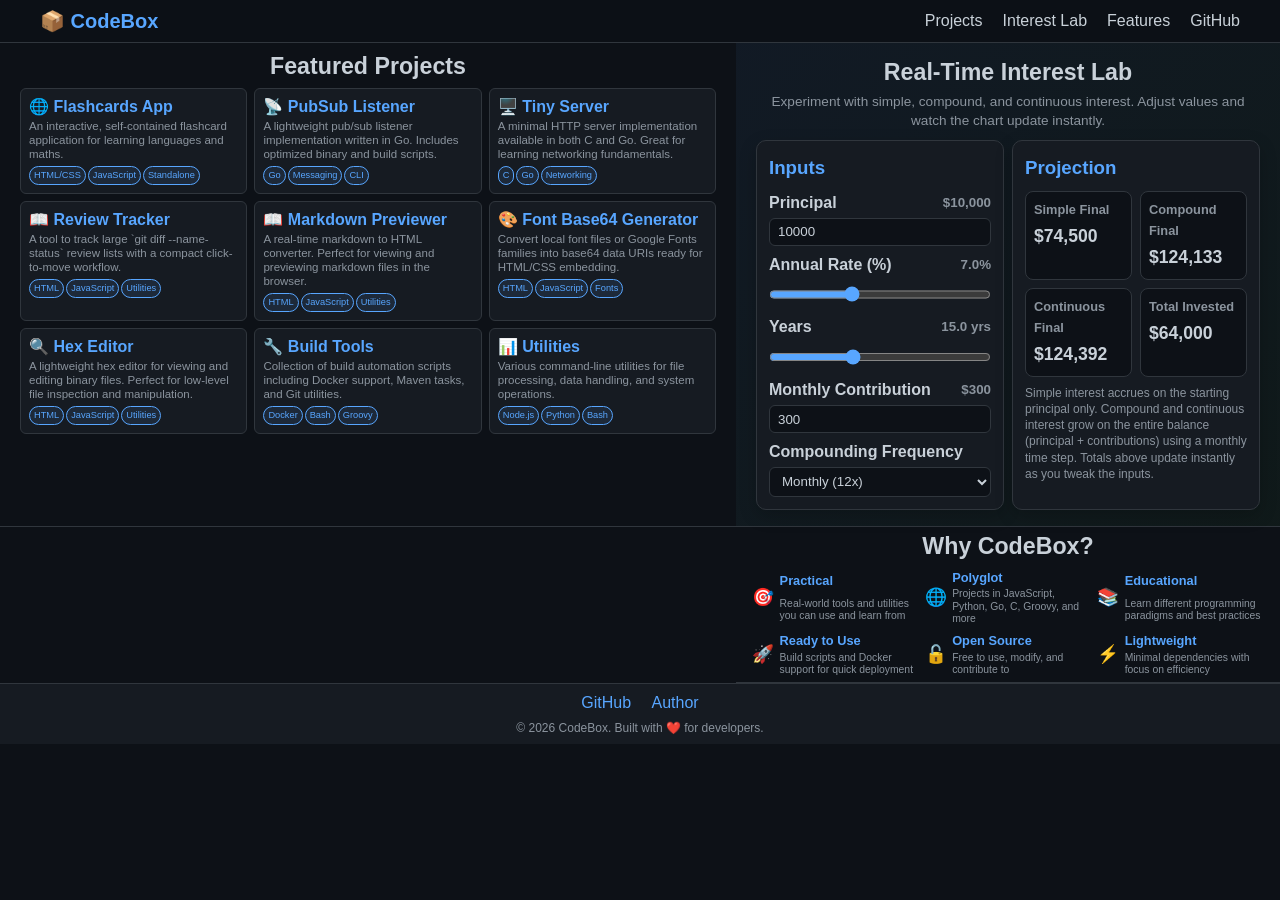
<file: docs/index.html>
<!DOCTYPE html>
<html lang="en">
<head>
    <meta charset="UTF-8">
    <meta name="viewport" content="width=device-width, initial-scale=1.0">
    <title>CodeBox - Diverse Utilities & Tools Repository</title>
    <style>
        * {
            margin: 0;
            padding: 0;
            box-sizing: border-box;
        }

        :root {
            --primary: #0d1117;
            --secondary: #161b22;
            --tertiary: #21262d;
            --accent: #58a6ff;
            --accent-hover: #79c0ff;
            --text: #c9d1d9;
            --text-secondary: #8b949e;
            --success: #3fb950;
            --border: #30363d;
        }

        html {
            scroll-behavior: smooth;
        }

        body {
            font-family: -apple-system, BlinkMacSystemFont, 'Segoe UI', Helvetica, Arial, sans-serif;
            background-color: var(--primary);
            color: var(--text);
            line-height: 1.6;
            display: grid;
            grid-template-columns: minmax(0, 1.15fr) minmax(360px, 0.85fr);
            align-content: start;
        }

        /* Navigation */
        nav {
            grid-column: 1 / -1;
            position: sticky;
            top: 0;
            background: rgba(13, 17, 23, 0.95);
            backdrop-filter: blur(10px);
            border-bottom: 1px solid var(--border);
            padding: 0.3rem 1rem;
            z-index: 1000;
        }

        .nav-container {
            max-width: 1200px;
            margin: 0 auto;
            display: flex;
            justify-content: space-between;
            align-items: center;
        }

        .nav-logo {
            font-size: 1.25rem;
            font-weight: bold;
            color: var(--accent);
            text-decoration: none;
        }

        .nav-links {
            display: flex;
            gap: 1.25rem;
            list-style: none;
        }

        .nav-links a {
            color: var(--text);
            text-decoration: none;
            transition: color 0.3s;
        }

        .nav-links a:hover {
            color: var(--accent-hover);
        }

        /* Main Content */
        .container {
            max-width: 100%;
            margin: 0 auto;
            padding: 0;
        }

        /* Projects Section */
        .projects {
            grid-column: 1;
            min-width: 0;
            padding: 0.65rem 1.25rem;
            border-bottom: 1px solid var(--border);
        }

        .section-title {
            font-size: 1.45rem;
            line-height: 1.2;
            margin-bottom: 0.45rem;
            text-align: center;
        }

        .projects-grid {
            display: grid;
            grid-template-columns: repeat(3, minmax(0, 1fr));
            gap: 0.45rem;
            margin-bottom: 0;
        }

        .project-card {
            background: var(--secondary);
            border: 1px solid var(--border);
            border-radius: 6px;
            padding: 0.5rem;
            transition: all 0.3s;
            position: relative;
            overflow: hidden;
        }

        .project-card::before {
            content: '';
            position: absolute;
            top: 0;
            left: 0;
            right: 0;
            height: 3px;
            background: linear-gradient(90deg, var(--accent), var(--success));
            transform: scaleX(0);
            transform-origin: left;
            transition: transform 0.3s;
        }

        .project-card:hover {
            border-color: var(--accent);
            background: var(--tertiary);
            transform: translateY(-4px);
        }

        .project-card:hover::before {
            transform: scaleX(1);
        }

        .project-card-link {
            text-decoration: none;
            color: inherit;
            display: block;
        }

        .project-card h3 {
            color: var(--accent);
            margin-bottom: 0.25rem;
            font-size: 1rem;
            line-height: 1.2;
        }

        .project-card p {
            color: var(--text-secondary);
            margin-bottom: 0.3rem;
            font-size: 0.72rem;
            line-height: 1.2;
        }

        .project-tags {
            display: flex;
            gap: 0.12rem;
            flex-wrap: nowrap;
        }

        .tag {
            background: rgba(88, 166, 255, 0.1);
            color: var(--accent);
            padding: 0.05rem 0.25rem;
            border-radius: 20px;
            font-size: 0.58rem;
            border: 1px solid var(--accent);
        }

        /* Features Section */
        .features {
            grid-column: 2;
            padding: 0.35rem 1rem;
            border-bottom: 1px solid var(--border);
        }

        .features-grid {
            display: grid;
            grid-template-columns: repeat(3, minmax(0, 1fr));
            gap: 0.35rem;
        }

        .feature-item {
            display: grid;
            grid-template-columns: auto 1fr;
            align-items: center;
            column-gap: 0.35rem;
            text-align: left;
        }

        .feature-icon {
            grid-row: 1 / 3;
            font-size: 1.1rem;
            margin-bottom: 0;
        }

        .feature-item h3 {
            margin-bottom: 0;
            font-size: 0.8rem;
            color: var(--accent);
        }

        .feature-item p {
            grid-column: 2;
            color: var(--text-secondary);
            font-size: 0.65rem;
            line-height: 1.2;
        }

        /* Footer */
        footer {
            grid-column: 1 / -1;
            background: var(--secondary);
            border-top: 1px solid var(--border);
            padding: 0.35rem 1rem;
            text-align: center;
        }

        .footer-content {
            max-width: 1200px;
            margin: 0 auto;
        }

        .footer-links {
            margin-bottom: 0.25rem;
        }

        .footer-links a {
            color: var(--accent);
            text-decoration: none;
            margin: 0 0.5rem;
            transition: color 0.3s;
        }

        .footer-links a:hover {
            color: var(--accent-hover);
        }

        .footer-text {
            color: var(--text-secondary);
            font-size: 0.75rem;
        }

        /* Interest Lab */
        .interest {
            grid-column: 2;
            min-width: 0;
            padding: 1rem 1.25rem;
            border-bottom: 1px solid var(--border);
            background: linear-gradient(135deg, rgba(88, 166, 255, 0.06) 0%, rgba(63, 185, 80, 0.05) 100%);
        }

        .interest .section-title {
            margin-bottom: 0.35rem;
        }

        .section-lead {
            color: var(--text-secondary);
            text-align: center;
            margin-bottom: 0.65rem;
            font-size: 0.85rem;
            line-height: 1.4;
        }

        .interest-grid {
            display: grid;
            grid-template-columns: repeat(2, minmax(0, 1fr));
            gap: 0.5rem;
        }

        .panel {
            background: var(--secondary);
            border: 1px solid var(--border);
            border-radius: 10px;
            padding: 0.75rem;
            box-shadow: 0 6px 18px rgba(0, 0, 0, 0.2);
        }

        .panel h3 {
            color: var(--accent);
            margin-bottom: 0.4rem;
        }

        .controls-grid {
            display: grid;
            grid-template-columns: 1fr;
            gap: 0.35rem;
        }

        .field {
            display: flex;
            flex-direction: column;
            gap: 0.15rem;
        }

        .field label {
            color: var(--text);
            font-weight: 600;
            display: flex;
            justify-content: space-between;
            align-items: center;
        }

        .field small {
            color: var(--text-secondary);
        }

        .field input,
        .field select {
            background: var(--primary);
            border: 1px solid var(--border);
            color: var(--text);
            padding: 0.35rem 0.5rem;
            border-radius: 6px;
            outline: none;
        }

        .field input[type="range"] {
            accent-color: var(--accent);
            cursor: pointer;
        }

        .chips {
            display: flex;
            gap: 0.35rem;
            flex-wrap: wrap;
            margin: 0.5rem 0 0.25rem;
        }

        .chip {
            background: rgba(88, 166, 255, 0.12);
            color: var(--accent);
            padding: 0.25rem 0.55rem;
            border-radius: 999px;
            border: 1px solid var(--border);
            font-size: 0.85rem;
            font-weight: 600;
        }

        .results-grid {
            display: grid;
            grid-template-columns: repeat(2, minmax(0, 1fr));
            gap: 0.5rem;
            margin: 0.5rem 0;
        }

        .metric {
            background: var(--primary);
            border: 1px solid var(--border);
            border-radius: 8px;
            padding: 0.5rem;
        }

        .metric h4 {
            color: var(--text-secondary);
            font-size: 0.8rem;
            margin-bottom: 0.1rem;
        }

        .metric .value {
            font-size: 1.1rem;
            font-weight: 700;
        }

        .note {
            color: var(--text-secondary);
            font-size: 0.75rem;
            line-height: 1.35;
            margin-top: 0.25rem;
        }

        /* Responsive */
        @media (max-width: 1100px) {
            body {
                grid-template-columns: minmax(0, 1fr);
            }

            .projects,
            .interest,
            .features {
                grid-column: 1;
            }

            .projects-grid {
                grid-template-columns: repeat(auto-fit, minmax(240px, 1fr));
            }

            .features-grid {
                grid-template-columns: repeat(auto-fit, minmax(150px, 1fr));
            }

            .controls-grid {
                grid-template-columns: repeat(3, minmax(0, 1fr));
            }
        }

        @media (max-width: 768px) {
            .nav-links {
                gap: 0.65rem;
                font-size: 0.9rem;
            }

            .projects-grid {
                grid-template-columns: 1fr;
            }

            .interest-grid {
                grid-template-columns: 1fr;
            }

            .controls-grid {
                grid-template-columns: 1fr;
            }

            .results-grid {
                grid-template-columns: repeat(2, minmax(0, 1fr));
            }

            .features-grid {
                grid-template-columns: repeat(2, minmax(0, 1fr));
            }

            .projects,
            .interest,
            .features {
                padding-left: 1rem;
                padding-right: 1rem;
            }
        }

        /* Scroll animations */
        @keyframes fadeInUp {
            from {
                opacity: 0;
                transform: translateY(20px);
            }
            to {
                opacity: 1;
                transform: translateY(0);
            }
        }

        .project-card {
            animation: fadeInUp 0.6s ease-out backwards;
        }

        .project-card:nth-child(1) { animation-delay: 0.1s; }
        .project-card:nth-child(2) { animation-delay: 0.2s; }
        .project-card:nth-child(3) { animation-delay: 0.3s; }
        .project-card:nth-child(4) { animation-delay: 0.4s; }
        .project-card:nth-child(5) { animation-delay: 0.5s; }
    </style>
</head>
<body>
    <!-- Navigation -->
    <nav>
        <div class="nav-container">
            <a href="#" class="nav-logo">📦 CodeBox</a>
            <ul class="nav-links">
                <li><a href="#projects">Projects</a></li>
                <li><a href="#interest">Interest Lab</a></li>
                <li><a href="#features">Features</a></li>
                <li><a href="https://github.com/anusrnm/codebox" target="_blank">GitHub</a></li>
            </ul>
        </div>
    </nav>

    <!-- Projects Section -->
    <section class="projects" id="projects">
        <div class="container">
            <h2 class="section-title">Featured Projects</h2>
            <div class="projects-grid">
                <a class="project-card project-card-link" href="flashcards.html">
                    <h3>🌐 Flashcards App</h3>
                    <p>An interactive, self-contained flashcard application for learning languages and maths.</p>
                    <div class="project-tags">
                        <span class="tag">HTML/CSS</span>
                        <span class="tag">JavaScript</span>
                        <span class="tag">Standalone</span>
                    </div>
                </a>

                <div class="project-card">
                    <h3>📡 PubSub Listener</h3>
                    <p>A lightweight pub/sub listener implementation written in Go. Includes optimized binary and build scripts.</p>
                    <div class="project-tags">
                        <span class="tag">Go</span>
                        <span class="tag">Messaging</span>
                        <span class="tag">CLI</span>
                    </div>
                </div>

                <div class="project-card">
                    <h3>🖥️ Tiny Server</h3>
                    <p>A minimal HTTP server implementation available in both C and Go. Great for learning networking fundamentals.</p>
                    <div class="project-tags">
                        <span class="tag">C</span>
                        <span class="tag">Go</span>
                        <span class="tag">Networking</span>
                    </div>
                </div>

                <a href="review-tracker.html" class="project-card project-card-link">
                    <h3>📖 Review Tracker</h3>
                    <p>A tool to track large `git diff --name-status` review lists with a compact click-to-move workflow.</p>
                    <div class="project-tags">
                        <span class="tag">HTML</span>
                        <span class="tag">JavaScript</span>
                        <span class="tag">Utilities</span>
                    </div>
                </a>

                <a href="markdown-previewer.html" class="project-card project-card-link">
                    <h3>📖 Markdown Previewer</h3>
                    <p>A real-time markdown to HTML converter. Perfect for viewing and previewing markdown files in the browser.</p>
                    <div class="project-tags">
                        <span class="tag">HTML</span>
                        <span class="tag">JavaScript</span>
                        <span class="tag">Utilities</span>
                    </div>
                </a>

                <a href="font-base64.html" class="project-card project-card-link">
                    <h3>🎨 Font Base64 Generator</h3>
                    <p>Convert local font files or Google Fonts families into base64 data URIs ready for HTML/CSS embedding.</p>
                    <div class="project-tags">
                        <span class="tag">HTML</span>
                        <span class="tag">JavaScript</span>
                        <span class="tag">Fonts</span>
                    </div>
                </a>

                <a href="hex-editor.html" class="project-card project-card-link">
                    <h3>🔍 Hex Editor</h3>
                    <p>A lightweight hex editor for viewing and editing binary files. Perfect for low-level file inspection and manipulation.</p>
                    <div class="project-tags">
                        <span class="tag">HTML</span>
                        <span class="tag">JavaScript</span>
                        <span class="tag">Utilities</span>
                    </div>
                </a>

                <div class="project-card">
                    <h3>🔧 Build Tools</h3>
                    <p>Collection of build automation scripts including Docker support, Maven tasks, and Git utilities.</p>
                    <div class="project-tags">
                        <span class="tag">Docker</span>
                        <span class="tag">Bash</span>
                        <span class="tag">Groovy</span>
                    </div>
                </div>

                <div class="project-card">
                    <h3>📊 Utilities</h3>
                    <p>Various command-line utilities for file processing, data handling, and system operations.</p>
                    <div class="project-tags">
                        <span class="tag">Node.js</span>
                        <span class="tag">Python</span>
                        <span class="tag">Bash</span>
                    </div>
                </div>
            </div>
        </div>
    </section>

    <!-- Interest Calculator Section -->
    <section class="interest" id="interest">
        <div class="container">
            <h2 class="section-title">Real-Time Interest Lab</h2>
            <p class="section-lead">Experiment with simple, compound, and continuous interest. Adjust values and watch the chart update instantly.</p>

            <div class="interest-grid">
                <div class="panel">
                    <h3>Inputs</h3>
                    <form id="interestForm" class="controls-grid">
                        <div class="field">
                            <label for="principal">Principal <small id="principalLabel"></small></label>
                            <input type="number" id="principal" name="principal" min="0" step="100" value="10000">
                        </div>

                        <div class="field">
                            <label for="rate">Annual Rate (%) <small id="rateLabel"></small></label>
                            <input type="range" id="rate" name="rate" min="0" max="20" step="0.1" value="7">
                        </div>

                        <div class="field">
                            <label for="years">Years <small id="yearsLabel"></small></label>
                            <input type="range" id="years" name="years" min="1" max="40" step="0.5" value="15">
                        </div>

                        <div class="field">
                            <label for="contribution">Monthly Contribution <small id="contributionLabel"></small></label>
                            <input type="number" id="contribution" name="contribution" min="0" step="50" value="300">
                        </div>

                        <div class="field">
                            <label for="frequency">Compounding Frequency</label>
                            <select id="frequency" name="frequency">
                                <option value="1">Annual (1x)</option>
                                <option value="4">Quarterly (4x)</option>
                                <option value="12" selected>Monthly (12x)</option>
                                <option value="365">Daily (365x)</option>
                            </select>
                        </div>
                    </form>
                </div>

                <div class="panel">
                    <h3>Projection</h3>
                    <div class="results-grid">
                        <div class="metric">
                            <h4>Simple Final</h4>
                            <div class="value" id="simpleTotal">$0</div>
                        </div>
                        <div class="metric">
                            <h4>Compound Final</h4>
                            <div class="value" id="compoundTotal">$0</div>
                        </div>
                        <div class="metric">
                            <h4>Continuous Final</h4>
                            <div class="value" id="continuousTotal">$0</div>
                        </div>
                        <div class="metric">
                            <h4>Total Invested</h4>
                            <div class="value" id="contributionTotal">$0</div>
                        </div>
                    </div>

                    <p class="note">Simple interest accrues on the starting principal only. Compound and continuous interest grow on the entire balance (principal + contributions) using a monthly time step. Totals above update instantly as you tweak the inputs.</p>
                </div>
            </div>
        </div>
    </section>

    <!-- Features Section -->
    <section class="features" id="features">
        <div class="container">
            <h2 class="section-title">Why CodeBox?</h2>
            <div class="features-grid">
                <div class="feature-item">
                    <div class="feature-icon">🎯</div>
                    <h3>Practical</h3>
                    <p>Real-world tools and utilities you can use and learn from</p>
                </div>
                <div class="feature-item">
                    <div class="feature-icon">🌐</div>
                    <h3>Polyglot</h3>
                    <p>Projects in JavaScript, Python, Go, C, Groovy, and more</p>
                </div>
                <div class="feature-item">
                    <div class="feature-icon">📚</div>
                    <h3>Educational</h3>
                    <p>Learn different programming paradigms and best practices</p>
                </div>
                <div class="feature-item">
                    <div class="feature-icon">🚀</div>
                    <h3>Ready to Use</h3>
                    <p>Build scripts and Docker support for quick deployment</p>
                </div>
                <div class="feature-item">
                    <div class="feature-icon">🔓</div>
                    <h3>Open Source</h3>
                    <p>Free to use, modify, and contribute to</p>
                </div>
                <div class="feature-item">
                    <div class="feature-icon">⚡</div>
                    <h3>Lightweight</h3>
                    <p>Minimal dependencies with focus on efficiency</p>
                </div>
            </div>
        </div>
    </section>

    <!-- Footer -->
    <footer>
        <div class="footer-content">
            <div class="footer-links">
                <a href="https://github.com/anusrnm/codebox" target="_blank">GitHub</a>
                <a href="https://github.com/anusrnm" target="_blank">Author</a>
            </div>
            <p class="footer-text">© 2026 CodeBox. Built with ❤️ for developers.</p>
        </div>
    </footer>

    <script>
        (() => {
            const principalInput = document.getElementById('principal');
            const rateInput = document.getElementById('rate');
            const yearsInput = document.getElementById('years');
            const contributionInput = document.getElementById('contribution');
            const frequencyInput = document.getElementById('frequency');

            const principalLabel = document.getElementById('principalLabel');
            const rateLabel = document.getElementById('rateLabel');
            const yearsLabel = document.getElementById('yearsLabel');
            const contributionLabel = document.getElementById('contributionLabel');

            const simpleTotal = document.getElementById('simpleTotal');
            const compoundTotal = document.getElementById('compoundTotal');
            const continuousTotal = document.getElementById('continuousTotal');
            const contributionTotal = document.getElementById('contributionTotal');

            const formatCurrency = (value) => value.toLocaleString('en-US', {
                style: 'currency',
                currency: 'USD',
                maximumFractionDigits: 0,
            });

            const clamp = (value, min) => (Number.isFinite(value) && value >= min ? value : min);

            const computeProjection = (principal, rate, years, monthlyContribution, freq) => {
                const months = Math.max(1, Math.round(years * 12));
                const rateDecimal = rate / 100;
                const compoundMonthlyRate = Math.pow(1 + rateDecimal / freq, freq / 12) - 1;
                const continuousMonthlyRate = Math.exp(rateDecimal / 12) - 1;

                let simpleInterest = 0;
                let compoundBalance = principal;
                let continuousBalance = principal;

                for (let month = 1; month <= months; month += 1) {
                    simpleInterest += principal * (rateDecimal / 12);

                    compoundBalance = (compoundBalance + monthlyContribution) * (1 + compoundMonthlyRate);
                    continuousBalance = (continuousBalance + monthlyContribution) * (1 + continuousMonthlyRate);
                }

                const simpleBalance = principal + simpleInterest + monthlyContribution * months;

                return { simpleBalance, compoundBalance, continuousBalance, months };
            };

            const update = () => {
                const principal = clamp(Number(principalInput.value), 0);
                const rate = clamp(Number(rateInput.value), 0);
                const years = clamp(Number(yearsInput.value), 1);
                const contribution = clamp(Number(contributionInput.value), 0);
                const frequency = clamp(Number(frequencyInput.value), 1);

                principalInput.value = principal;
                rateInput.value = rate;
                yearsInput.value = years;
                contributionInput.value = contribution;

                principalLabel.textContent = formatCurrency(principal);
                rateLabel.textContent = `${rate.toFixed(1)}%`;
                yearsLabel.textContent = `${years.toFixed(1)} yrs`;
                contributionLabel.textContent = formatCurrency(contribution);

                const { simpleBalance, compoundBalance, continuousBalance, months } = computeProjection(
                    principal,
                    rate,
                    years,
                    contribution,
                    frequency,
                );

                const totalContributions = principal + contribution * months;

                simpleTotal.textContent = formatCurrency(simpleBalance);
                compoundTotal.textContent = formatCurrency(compoundBalance);
                continuousTotal.textContent = formatCurrency(continuousBalance);
                contributionTotal.textContent = formatCurrency(totalContributions);
            };

            [principalInput, rateInput, yearsInput, contributionInput, frequencyInput].forEach((input) => {
                input.addEventListener('input', update);
                input.addEventListener('change', update);
            });

            update();
        })();
    </script>
</body>
</html>
</file>
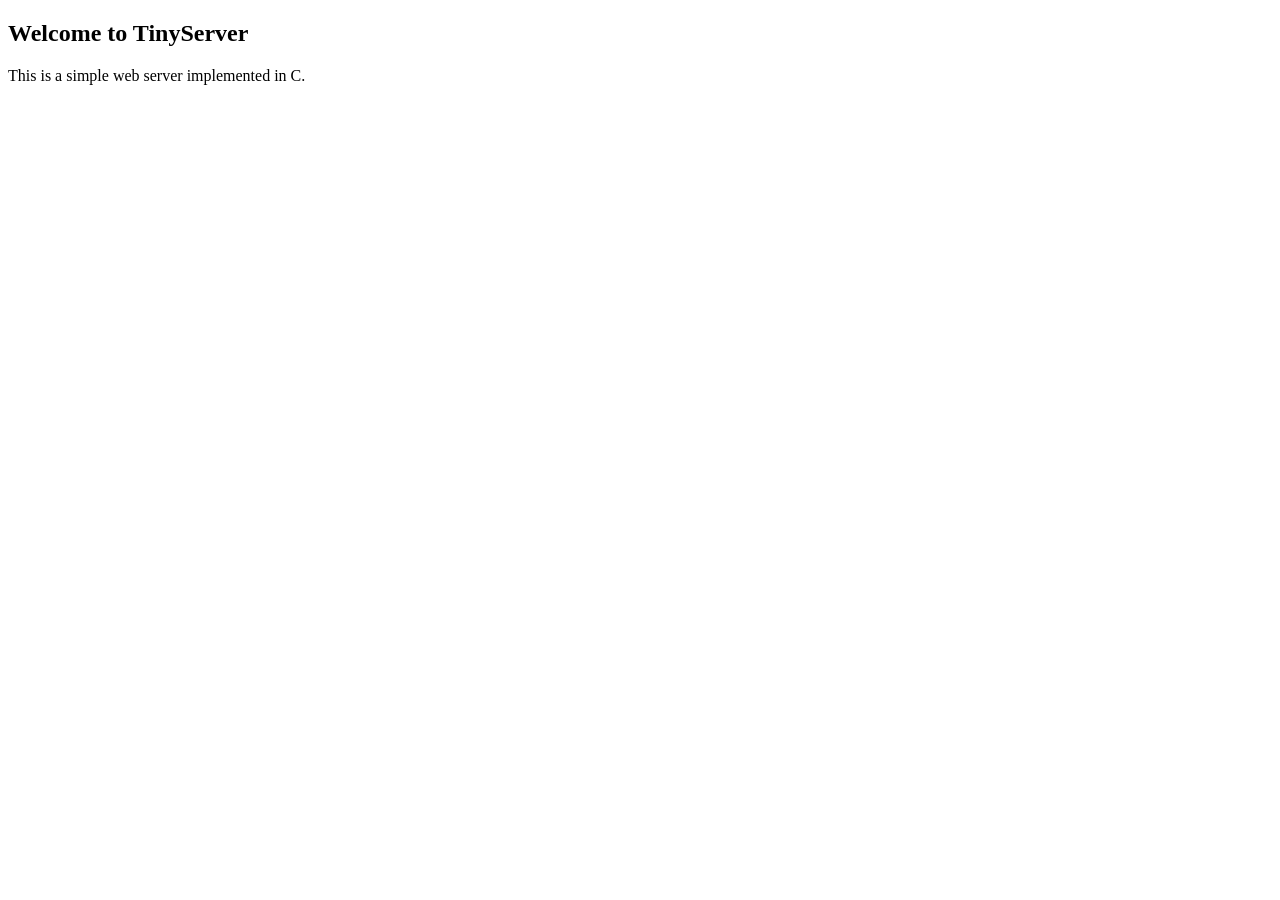
<file: tinyserver/index.html>
<!DOCTYPE html>
<html lang="en">
<head>
    <meta charset="UTF-8">
    <title>TinyServer</title>
</head>
<body>
    <h2>Welcome to TinyServer</h2>
    <p>This is a simple web server implemented in C.</p>
</body>
</html>
</file>
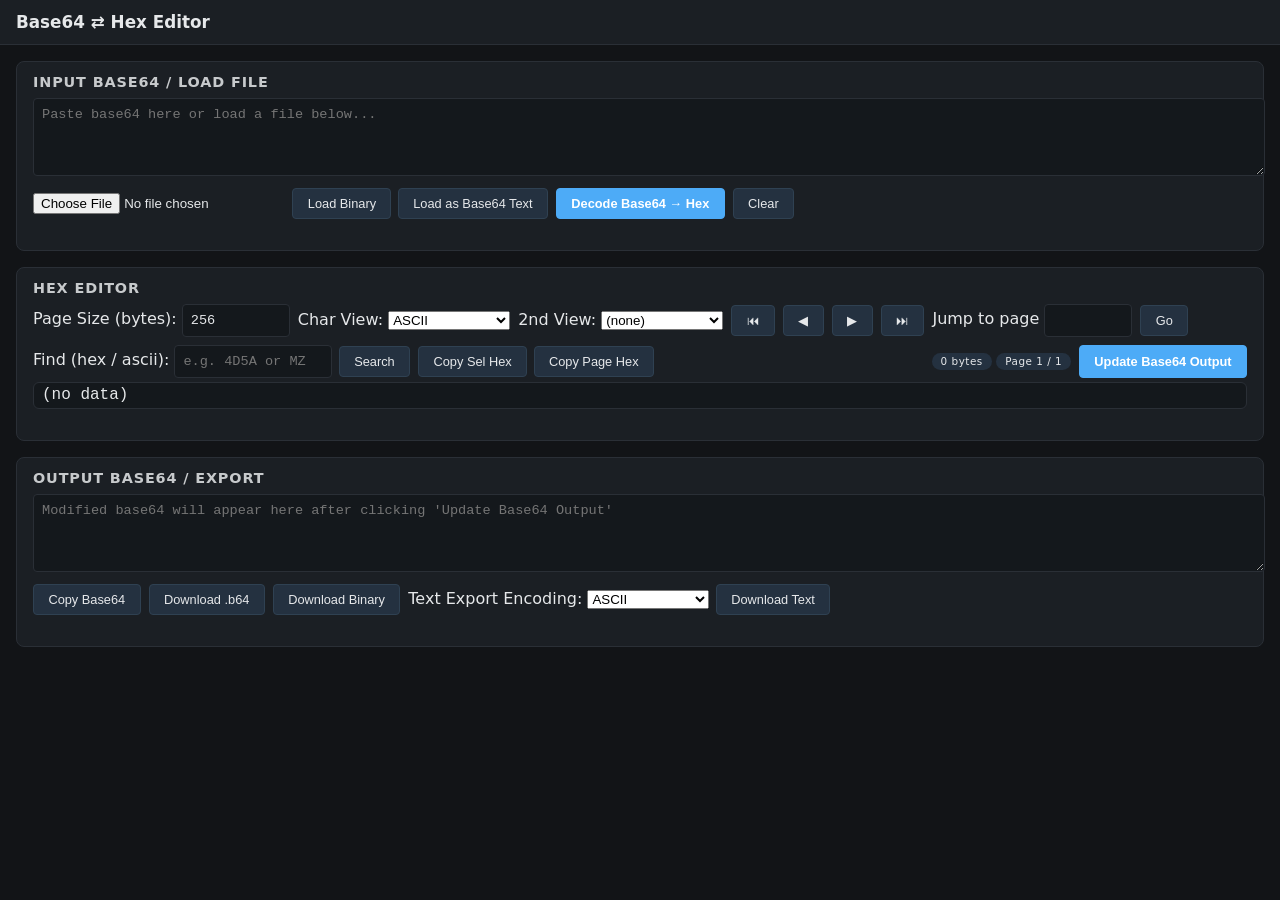
<file: hex-editor.html>
<!DOCTYPE html>
<html lang="en">
<head>
<meta charset="UTF-8" />
<title>Base64 / Hex Editor</title>
<meta name="viewport" content="width=device-width,initial-scale=1" />
<style>
  :root { --bg:#121417; --fg:#e6e8ea; --accent:#4dabf7; --border:#2a2f36; --warn:#ffa94d; --err:#ff6b6b; --ok:#51cf66; --mono: "SFMono-Regular",Consolas,"Courier New",monospace; }
  body { margin:0; font-family: system-ui,Segoe UI,Roboto,Helvetica,Arial,sans-serif; background:var(--bg); color:var(--fg); }
  header { padding:0.75rem 1rem; background:#1b1f24; border-bottom:1px solid var(--border); display:flex; gap:1rem; align-items:center; flex-wrap:wrap; }
  h1 { font-size:1.05rem; margin:0; font-weight:600; }
  main { display:flex; flex-direction:column; gap:1rem; padding:1rem; }
  section { background:#1b1f24; border:1px solid var(--border); border-radius:8px; padding:0.75rem 1rem; }
  section h2 { margin:0 0 .5rem; font-size:.9rem; text-transform:uppercase; letter-spacing:.06em; font-weight:600; opacity:.85; }
  textarea, input[type=text], input[type=number] { width:100%; background:#14181c; border:1px solid var(--border); border-radius:4px; padding:0.5rem; color:var(--fg); font-family:var(--mono); font-size:.85rem; resize:vertical; }
  textarea:focus, input:focus { outline:2px solid var(--accent); }
  button { background:#243140; color:var(--fg); border:1px solid #2f4152; padding:0.45rem 0.9rem; font-size:.8rem; border-radius:4px; cursor:pointer; display:inline-flex; align-items:center; gap:.35rem; }
  button:hover { background:#2d3d4f; }
  button:active { background:#324454; }
  button.primary { background:var(--accent); border-color:var(--accent); color:#fff; font-weight:600; }
  button.primary:hover { filter:brightness(1.05); }
  button.danger { background:#c92a2a; border-color:#c92a2a; }
  .row { display:flex; font-family:var(--mono); font-size:12px; align-items:center; }
  .grid { font-family:var(--mono); background:#14181c; border:1px solid var(--border); border-radius:6px; padding:0.25rem 0.5rem; overflow:auto; max-height:55vh; line-height:1.1; }
  .offset { width:70px; color:#8ab4f8; flex:0 0 auto; }
  .hex-cell { width:30px; margin:1px 2px; text-align:center; background:#1e242a; border:1px solid #2a323a; color:var(--fg); border-radius:3px; font-size:11px; padding:2px; }
  .hex-cell:focus { outline:1px solid var(--accent); background:#25303a; }
  .ascii { margin-left:12px; white-space:pre; color:#b0bec5; }
  .ascii span { display:inline-block; width:10px; text-align:center; cursor:pointer; }
  .ascii span.editing { background:#2c3e50; color:#fff; }
  .toolbar { display:flex; flex-wrap:wrap; gap:0.5rem; margin:.5rem 0 .25rem; }
  .inline { display:inline-flex; gap:.4rem; align-items:center; }
  .status { font-size:.75rem; margin-top:.4rem; min-height:1em; }
  .status.ok { color:var(--ok); }
  .status.err { color:var(--err); }
  .pill { background:#243140; padding:0.15rem .55rem; border-radius:999px; font-size:.65rem; letter-spacing:.05em; }
  .pagination { display:flex; gap:.5rem; align-items:center; flex-wrap:wrap; }
  .grow { flex:1; }
  .hidden { display:none !important; }
  @media (max-width:900px){ .hex-cell { width:26px; margin:1px; } .offset{width:60px;} }
</style>
</head>
<body>
<header>
  <h1>Base64 ⇄ Hex Editor</h1>
</header>
<main>
  <section>
    <h2>Input Base64 / Load File</h2>
    <textarea id="b64In" rows="4" placeholder="Paste base64 here or load a file below..."></textarea>
    <div class="toolbar">
      <div class="inline">
        <input type="file" id="fileInput" />
        <button id="loadBinaryBtn" title="Load a binary file directly into the editor">Load Binary</button>
        <button id="loadB64Btn" title="Treat the selected file as base64 text">Load as Base64 Text</button>
      </div>
      <button class="primary" id="decodeBtn">Decode Base64 → Hex</button>
      <button id="clearBtn">Clear</button>
    </div>
    <div class="status" id="inputStatus"></div>
  </section>

  <section>
    <h2>Hex Editor</h2>
    <div class="toolbar">
      <div class="inline">
        <label>Page Size (bytes): <input type="number" id="pageSize" min="16" step="16" value="256" style="width:90px"/></label>
      </div>
      <div class="inline">
        <label>Char View:
          <select id="encodingSelect">
            <option value="ascii">ASCII</option>
            <option value="cp500">EBCDIC CP500</option>
            <option value="ibm037">EBCDIC IBM037</option>
          </select>
        </label>
      </div>
      <div class="inline">
        <label>2nd View:
          <select id="secondaryEncodingSelect">
            <option value="none">(none)</option>
            <option value="ascii">ASCII</option>
            <option value="cp500">EBCDIC CP500</option>
            <option value="ibm037">EBCDIC IBM037</option>
          </select>
        </label>
      </div>
      <div class="pagination">
        <button id="firstPageBtn">⏮</button>
        <button id="prevPageBtn">◀</button>
        <button id="nextPageBtn">▶</button>
        <button id="lastPageBtn">⏭</button>
        <label>Jump to page <input type="number" id="jumpPage" min="1" style="width:70px"/></label>
        <button id="jumpBtn">Go</button>
      </div>
      <div class="inline">
        <label>Find (hex / ascii): <input type="text" id="searchBox" placeholder="e.g. 4D5A or MZ" style="width:140px"/></label>
        <button id="searchBtn">Search</button>
      </div>
      <div class="inline">
        <button id="copySelectionBtn" title="Copy selected bytes as hex">Copy Sel Hex</button>
        <button id="copyPageHexBtn" title="Copy this page as hex">Copy Page Hex</button>
      </div>
      <div class="grow"></div>
      <div class="inline" style="gap:.3rem;">
        <div class="pill" id="byteCount">0 bytes</div>
        <div class="pill" id="pageInfo">Page 0 / 0</div>
      </div>
      <button id="refreshBase64Btn" class="primary">Update Base64 Output</button>
    </div>
    <div id="grid" class="grid" aria-label="Hex Editor Grid"></div>
    <div class="status" id="hexStatus"></div>
  </section>

  <section>
    <h2>Output Base64 / Export</h2>
    <textarea id="b64Out" rows="4" placeholder="Modified base64 will appear here after clicking 'Update Base64 Output'"></textarea>
    <div class="toolbar">
      <button id="copyB64Btn">Copy Base64</button>
      <button id="downloadB64Btn">Download .b64</button>
      <button id="downloadBinBtn">Download Binary</button>
      <div class="inline">
        <label>Text Export Encoding:
          <select id="exportEncodingSelect">
            <option value="ascii">ASCII</option>
            <option value="cp500">EBCDIC CP500</option>
            <option value="ibm037">EBCDIC IBM037</option>
          </select>
        </label>
        <button id="downloadTxtBtn">Download Text</button>
      </div>
    </div>
    <div class="status" id="outputStatus"></div>
  </section>
</main>

<script>
(()=>{
  let bytes = new Uint8Array();
  let currentPage = 0;
  const els = id => document.getElementById(id);
  const b64In = els('b64In');
  const b64Out = els('b64Out');
  const grid = els('grid');
  const byteCount = els('byteCount');
  const pageInfo = els('pageInfo');
  const inputStatus = els('inputStatus');
  const hexStatus = els('hexStatus');
  const outputStatus = els('outputStatus');
  const pageSizeInput = els('pageSize');
  const encodingSelect = els('encodingSelect');
  const secondaryEncodingSelect = els('secondaryEncodingSelect');
  const exportEncodingSelect = els('exportEncodingSelect');

  // CP500 mapping subset
  const cp500Forward = new Array(256).fill('.');
  cp500Forward[0x40] = ' ';
  for(let i=0;i<10;i++) cp500Forward[0xF0+i] = String(i);
  for(const [i,c] of 'ABCDEFGHI'.split('').entries()) cp500Forward[0xC1+i]=c;
  for(const [i,c] of 'JKLMNOPQR'.split('').entries()) cp500Forward[0xD1+i]=c;
  for(const [i,c] of 'STUVWXYZ'.split('').entries()) cp500Forward[0xE2+i]=c;
  for(const [i,c] of 'abcdefghi'.split('').entries()) cp500Forward[0x81+i]=c;
  for(const [i,c] of 'jklmnopqr'.split('').entries()) cp500Forward[0x91+i]=c;
  for(const [i,c] of 'stuvwxyz'.split('').entries()) cp500Forward[0xA2+i]=c;
  const punct = {0x4B:'.',0x6B:',',0x5A:'!',0x5B:'$',0x6C:'%',0x5C:'*',0x4C:'<',0x4D:'(',0x4E:'+',0x6E:'>',0x60:'-',0x7C:';',0x4F:'|',0x7E:'=',0x6D:'?',0x7A:':',0x5E:'/',0x50:'&',0x5D:')',0x7F:'"',0x6F:'~',0x7B:'$',0xBA:'#',0x79:'^',0x51:'@',0x45:"'",0x46:'"'};
  for(const [k,v] of Object.entries(punct)) cp500Forward[+k]=v;
  const cp500Reverse={}; for(const [i,ch] of cp500Forward.entries()){ if(ch!=='.' && cp500Reverse[ch]===undefined) cp500Reverse[ch]=i; }
  const ibm037Forward = cp500Forward.slice();
  const ibm037Reverse={}; for(const [i,ch] of ibm037Forward.entries()){ if(ch!=='.' && ibm037Reverse[ch]===undefined) ibm037Reverse[ch]=i; }

  const resolveForward = enc => {
    if (enc === 'cp500') return cp500Forward;
    if (enc === 'ibm037') return ibm037Forward;
    return null;
  };
  const resolveReverse = enc => {
    if (enc === 'cp500') return cp500Reverse;
    if (enc === 'ibm037') return ibm037Reverse;
    return null;
  };
  function byteToChar(byte, enc){ enc=enc||encodingSelect.value; const f=resolveForward(enc); if(f) return f[byte]||'.'; return (byte>=32&&byte<127)?String.fromCharCode(byte):'.'; }
  function charToByte(ch, enc){ enc=enc||encodingSelect.value; const r=resolveReverse(enc); if(r) return r[ch]!==undefined? r[ch]: null; const code=ch.charCodeAt(0)&0xFF; if(code<32||code>=127) return null; return code; }

  const setStatus=(el,msg,type='')=>{ el.textContent=msg; el.className='status '+(type||''); };
  const fmt=n=> n.toLocaleString();

  function decodeBase64ToBytes(str){ str=(str||'').trim().replaceAll(/\s+/g,''); if(!str) return new Uint8Array(); try{ const bin=atob(str); const out=new Uint8Array(bin.length); for(let i=0;i<bin.length;i++) out[i]=bin.charCodeAt(i)&0xFF; return out; }catch(e){ throw new Error('Invalid base64: '+e.message);} }
  function bytesToBase64(arr){ if(!arr.length) return ''; const chunk=0x8000; let bin=''; for(let i=0;i<arr.length;i+=chunk){ const sub=arr.subarray(i,i+chunk); bin+=String.fromCharCode.apply(null, sub);} return btoa(bin); }

  function render(){
    const pageSize=Math.max(16,(+pageSizeInput.value||256));
    const totalPages=Math.max(1,Math.ceil(bytes.length/pageSize)||1);
    if(currentPage>=totalPages) currentPage=totalPages-1;
    const start=currentPage*pageSize; const end=Math.min(start+pageSize, bytes.length);
    pageInfo.textContent=`Page ${totalPages?currentPage+1:0} / ${totalPages}`;
    byteCount.textContent=`${fmt(bytes.length)} byte${bytes.length===1?'':'s'}`;
    grid.innerHTML=''; if(!bytes.length){ grid.textContent='(no data)'; return; }
    const rowBytes=16; const secEnc= secondaryEncodingSelect && secondaryEncodingSelect.value!=='none' ? secondaryEncodingSelect.value : null;
    for(let base=start;base<end;base+=rowBytes){
      const row=document.createElement('div'); row.className='row';
      const off=document.createElement('div'); off.className='offset'; off.textContent=base.toString(16).padStart(8,'0'); row.appendChild(off);
      const primaryDiv=document.createElement('div'); primaryDiv.className='ascii primary-ascii';
      let secondaryDiv=null; if(secEnc){ secondaryDiv=document.createElement('div'); secondaryDiv.className='ascii secondary-ascii'; }
      for(let j=0;j<rowBytes;j++){
        const idx=base+j; const cell=document.createElement('input'); cell.className='hex-cell'; cell.maxLength=2; cell.spellcheck=false; cell.autocomplete='off';
        if(idx<bytes.length){
          cell.value=bytes[idx].toString(16).padStart(2,'0').toUpperCase(); cell.dataset.idx=idx;
          cell.addEventListener('input', e=> onHexChange(e,cell)); cell.addEventListener('keydown', e=> onHexKey(e,cell));
        } else { cell.disabled=true; cell.value=''; }
        row.appendChild(cell);
        const span=document.createElement('span');
        if(idx<bytes.length){ span.textContent=byteToChar(bytes[idx], encodingSelect.value); span.dataset.idx=idx; span.addEventListener('click', ()=> startAsciiEdit(span)); }
        else span.textContent=' ';
        primaryDiv.appendChild(span);
        if(secondaryDiv){ const s2=document.createElement('span'); s2.textContent=idx<bytes.length? byteToChar(bytes[idx], secEnc):' '; secondaryDiv.appendChild(s2); }
      }
      row.appendChild(primaryDiv); if(secondaryDiv) row.appendChild(secondaryDiv); grid.appendChild(row);
    }
  }
  function printableChar(b){ return byteToChar(b); }
  function onHexChange(e,cell){ let v=cell.value.toUpperCase().replace(/[^0-9A-F]/g,''); cell.value=v; if(v.length===2){ const idx=+cell.dataset.idx; const byte=parseInt(v,16); if(!Number.isNaN(byte)){ bytes[idx]=byte; updateAsciiFor(idx,byte); autoAdvance(cell); debounceMarkDirty(); } } }
  function onHexKey(e,cell){ if(e.key==='ArrowRight'){ focusNext(cell); e.preventDefault(); } else if(e.key==='ArrowLeft'){ focusPrev(cell); e.preventDefault(); } else if(e.key==='ArrowUp'||e.key==='ArrowDown'){ const idx=+cell.dataset.idx; const stride=16; const target=e.key==='ArrowUp'? idx-stride: idx+stride; if(target>=0&&target<bytes.length){ const t=grid.querySelector(`input.hex-cell[data-idx='${target}']`); if(t){ t.focus(); t.select(); } } e.preventDefault(); } else if(e.key==='.' && cell.value.length===1){ cell.value='0'+cell.value; cell.dispatchEvent(new Event('input')); } }
  const focusNext=cell=>{ const idx=+cell.dataset.idx; const next=grid.querySelector(`input.hex-cell[data-idx='${idx+1}']`); if(next){ next.focus(); next.select(); } };
  const focusPrev=cell=>{ const idx=+cell.dataset.idx; const prev=grid.querySelector(`input.hex-cell[data-idx='${idx-1}']`); if(prev){ prev.focus(); prev.select(); } };
  const autoAdvance=cell=>{ const idx=+cell.dataset.idx; const next=grid.querySelector(`input.hex-cell[data-idx='${idx+1}']`); if(next){ next.focus(); next.select(); } };
  function updateAsciiFor(idx,byte){ const prim=grid.querySelector(`.primary-ascii span[data-idx='${idx}']`); if(prim) prim.textContent=byteToChar(byte, encodingSelect.value); const secEnc = secondaryEncodingSelect && secondaryEncodingSelect.value!=='none'?secondaryEncodingSelect.value:null; if(secEnc){ const rows=grid.querySelectorAll('.row'); rows.forEach(r=>{ const p=r.querySelector('.primary-ascii'); const s=r.querySelector('.secondary-ascii'); if(!s) return; const primSpans=p.querySelectorAll('span'); const secSpans=s.querySelectorAll('span'); primSpans.forEach((ps,i)=>{ if(+ps.dataset.idx===idx && secSpans[i]) secSpans[i].textContent=byteToChar(byte,secEnc); }); }); } }
  let asciiEditing=null; function startAsciiEdit(span){ if(asciiEditing) finishAsciiEdit(); asciiEditing=span; span.classList.add('editing'); const idx=+span.dataset.idx; const val=bytes[idx]; const inp=document.createElement('input'); inp.type='text'; inp.value=printableChar(val)==='.'?'':printableChar(val); inp.maxLength=1; Object.assign(inp.style,{width:'10px',background:'transparent',border:'none',color:'inherit',font:'inherit',padding:'0',margin:'0'}); span.textContent=''; span.appendChild(inp); inp.focus(); inp.addEventListener('blur', finishAsciiEdit); inp.addEventListener('keydown', e=>{ if(e.key==='Enter'){ inp.blur(); } else if(e.key==='Escape'){ span.dataset.cancel='1'; inp.blur(); } }); }
  function finishAsciiEdit(){ if(!asciiEditing) return; const span=asciiEditing; asciiEditing=null; const canceled=span.dataset.cancel==='1'; delete span.dataset.cancel; const inp=span.querySelector('input'); if(inp && !canceled){ const ch=inp.value||' '; const idx=+span.dataset.idx; const conv=charToByte(ch, encodingSelect.value); if(conv!==null){ bytes[idx]=conv; const hexCell=grid.querySelector(`input.hex-cell[data-idx='${idx}']`); if(hexCell) hexCell.value=bytes[idx].toString(16).padStart(2,'0').toUpperCase(); debounceMarkDirty(); span.textContent=byteToChar(bytes[idx], encodingSelect.value); updateAsciiFor(idx, bytes[idx]); } else { span.textContent=byteToChar(bytes[idx], encodingSelect.value); } } else if(inp){ const idx=+span.dataset.idx; span.textContent=byteToChar(bytes[idx], encodingSelect.value); } span.classList.remove('editing'); }
  grid.addEventListener('scroll', ()=> finishAsciiEdit());
  let dirty=false; function debounceMarkDirty(){ dirty=true; hexStatus.textContent='Modified (remember to update Base64 output)'; hexStatus.className='status warn'; }
  const changePage=delta=>{ finishAsciiEdit(); currentPage=Math.max(0,currentPage+delta); render(); };
  const gotoPage=p=>{ finishAsciiEdit(); const pageSize=Math.max(16,(+pageSizeInput.value||256)); const totalPages=Math.max(1,Math.ceil(bytes.length/pageSize)); currentPage=Math.min(Math.max(0,p), totalPages-1); render(); };
  function search(){ const q=els('searchBox').value.trim(); if(!q){ setStatus(hexStatus,'Enter search term',''); return; } const hexLike=/^[0-9a-fA-F ]{2,}$/; let idx=-1; if(hexLike.test(q) && q.replace(/\s+/g,'').length%2===0){ const pattern=q.replace(/\s+/g,'').toLowerCase(); const patBytes=[]; for(let i=0;i<pattern.length;i+=2) patBytes.push(parseInt(pattern.slice(i,i+2),16)); outer: for(let i=0;i<=bytes.length-patBytes.length;i++){ for(let j=0;j<patBytes.length;j++) if(bytes[i+j]!==patBytes[j]) continue outer; idx=i; break; } } else { let patBytes; if(encodingSelect.value==='cp500'||encodingSelect.value==='ibm037'){ patBytes=[]; for(const ch of q){ const b=charToByte(ch, encodingSelect.value); if(b===null){ patBytes=null; break; } patBytes.push(b);} if(!patBytes){ setStatus(hexStatus,'Unrepresentable char in '+encodingSelect.value.toUpperCase(),'err'); return; } } else { const enc=new TextEncoder(); patBytes=[...enc.encode(q)]; } outer2: for(let i=0;i<=bytes.length-patBytes.length;i++){ for(let j=0;j<patBytes.length;j++) if(bytes[i+j]!==patBytes[j]) continue outer2; idx=i; break; } }
    if(idx>=0){ const pageSize=Math.max(16,(+pageSizeInput.value||256)); const page=Math.floor(idx/pageSize); gotoPage(page); requestAnimationFrame(()=>{ const cell=grid.querySelector(`input.hex-cell[data-idx='${idx}']`); if(cell){ cell.focus(); cell.scrollIntoView({block:'center'}); cell.classList.add('hit'); setTimeout(()=>cell.classList.remove('hit'),1200); } }); setStatus(hexStatus,'Found at offset 0x'+idx.toString(16),'ok'); } else setStatus(hexStatus,'Not found','err'); }
  const copyText=text=> navigator.clipboard.writeText(text).then(()=> setStatus(outputStatus,'Copied to clipboard','ok')).catch(e=> setStatus(outputStatus,'Copy failed: '+e,'err'));
  const download=(name,blob)=>{ const a=document.createElement('a'); a.href=URL.createObjectURL(blob); a.download=name; a.click(); setTimeout(()=>URL.revokeObjectURL(a.href),2000); };
  els('decodeBtn').addEventListener('click', ()=>{ try{ bytes=decodeBase64ToBytes(b64In.value); setStatus(inputStatus,`Decoded ${fmt(bytes.length)} bytes`,'ok'); dirty=false; currentPage=0; render(); }catch(e){ setStatus(inputStatus,e.message,'err'); } });
  els('clearBtn').addEventListener('click', ()=>{ b64In.value=''; b64Out.value=''; bytes=new Uint8Array(); render(); setStatus(inputStatus,'Cleared',''); setStatus(hexStatus,'',''); setStatus(outputStatus,'',''); });
  els('refreshBase64Btn').addEventListener('click', ()=>{ try{ b64Out.value=bytesToBase64(bytes); dirty=false; setStatus(outputStatus,'Base64 updated','ok'); setStatus(hexStatus,'All changes encoded','ok'); }catch(e){ setStatus(outputStatus,'Failed: '+e.message,'err'); } });
  els('copyB64Btn').addEventListener('click', ()=> copyText(b64Out.value));
  els('downloadB64Btn').addEventListener('click', ()=> download('edited.b64', new Blob([b64Out.value],{type:'text/plain'})) );
  els('downloadBinBtn').addEventListener('click', ()=> download('edited.bin', new Blob([bytes],{type:'application/octet-stream'})) );
  els('downloadTxtBtn').addEventListener('click', ()=>{ const enc=exportEncodingSelect.value; let out=''; for(const byte of bytes) out+=byteToChar(byte, enc==='ascii'?'ascii':enc); download(`export-${enc}.txt`, new Blob([out],{type:'text/plain'})); setStatus(outputStatus,`Exported text (${enc})`,'ok'); });
  pageSizeInput.addEventListener('change', ()=>{ currentPage=0; render(); });
  els('firstPageBtn').addEventListener('click', ()=> gotoPage(0));
  els('prevPageBtn').addEventListener('click', ()=> changePage(-1));
  els('nextPageBtn').addEventListener('click', ()=> changePage(1));
  els('lastPageBtn').addEventListener('click', ()=>{ const pageSize=Math.max(16,(+pageSizeInput.value||256)); gotoPage(Math.ceil(bytes.length/pageSize)-1); });
  els('jumpBtn').addEventListener('click', ()=>{ const v=+els('jumpPage').value; if(v>0) gotoPage(v-1); });
  els('searchBtn').addEventListener('click', search); els('searchBox').addEventListener('keydown', e=>{ if(e.key==='Enter') search(); });
  els('copyPageHexBtn').addEventListener('click', ()=>{ const pageSize=Math.max(16,(+pageSizeInput.value||256)); const start=currentPage*pageSize; const end=Math.min(start+pageSize, bytes.length); let hex=[]; for(let i=start;i<end;i++) hex.push(bytes[i].toString(16).padStart(2,'0')); copyText(hex.join(' ')); });
  els('copySelectionBtn').addEventListener('click', ()=>{ const active=document.activeElement; if(active && active.classList.contains('hex-cell')) copyText(active.value); else setStatus(outputStatus,'Focus a hex cell to copy its byte',''); });
  encodingSelect.addEventListener('change', ()=>{ finishAsciiEdit(); render(); setStatus(hexStatus,'Primary view: '+encodingSelect.selectedOptions[0].text,'ok'); });
  secondaryEncodingSelect.addEventListener('change', ()=>{ finishAsciiEdit(); render(); setStatus(hexStatus,'Secondary view: '+secondaryEncodingSelect.selectedOptions[0].text,''); });
  els('loadBinaryBtn').addEventListener('click', ()=>{ const f=els('fileInput').files[0]; if(!f) return setStatus(inputStatus,'No file selected',''); const fr=new FileReader(); fr.onload=e=>{ bytes=new Uint8Array(e.target.result); setStatus(inputStatus,`Loaded binary ${f.name} (${fmt(bytes.length)} bytes`,'ok'); currentPage=0; render(); b64In.value=bytesToBase64(bytes); }; fr.onerror=()=> setStatus(inputStatus,'File read error','err'); fr.readAsArrayBuffer(f); });
  els('loadB64Btn').addEventListener('click', ()=>{ const f=els('fileInput').files[0]; if(!f) return setStatus(inputStatus,'No file selected',''); const fr=new FileReader(); fr.onload=e=>{ b64In.value=e.target.result; setStatus(inputStatus,`Loaded base64 text file ${f.name}`,'ok'); }; fr.readAsText(f); });
  globalThis.addEventListener('keydown', e=>{ if(e.ctrlKey && e.key==='s'){ e.preventDefault(); els('refreshBase64Btn').click(); } });
  render();
})();
</script>
</body>
</html>
</file>
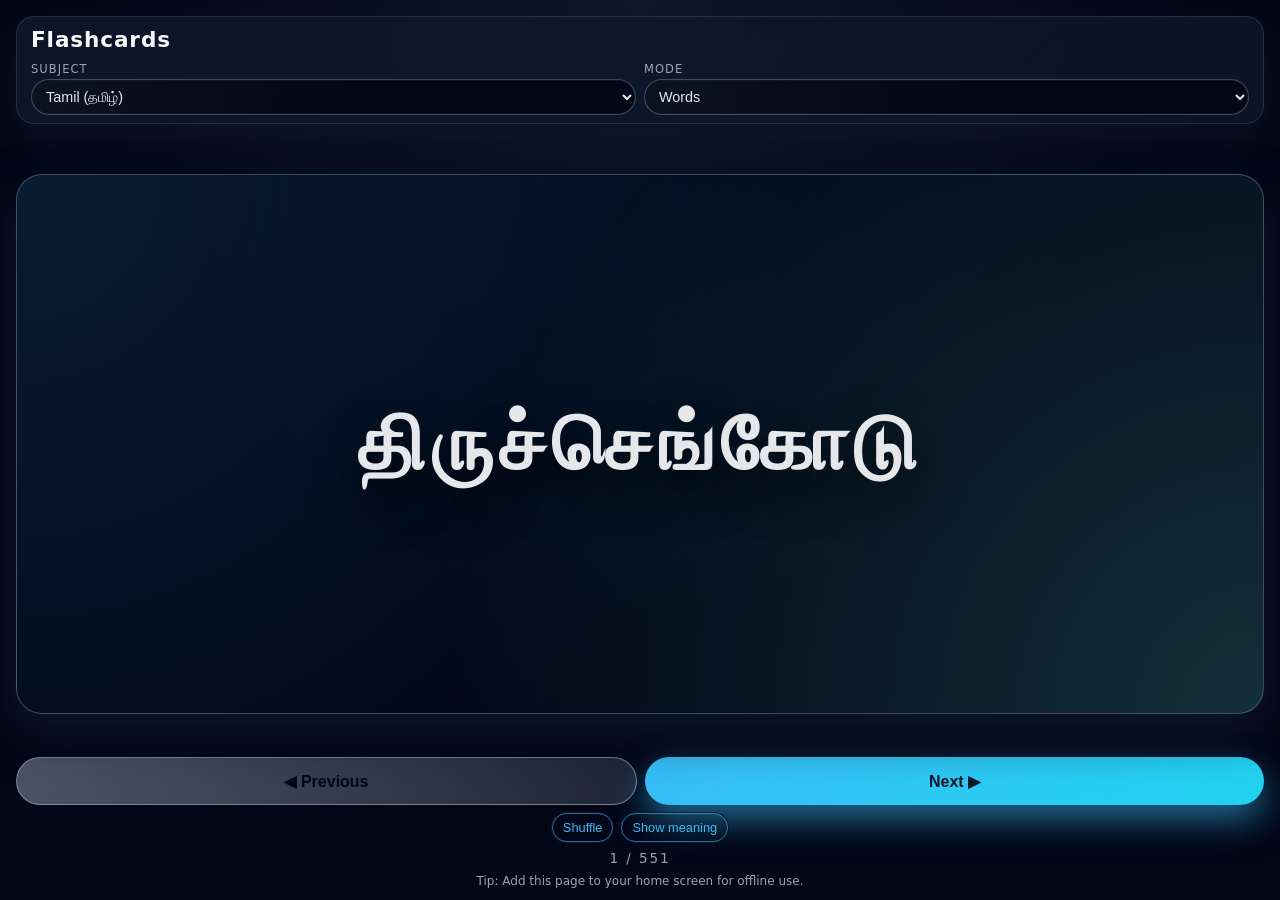
<file: docs/flashcards.html>
<!DOCTYPE html>
<html lang="en">
<head>
  <meta charset="UTF-8" />
  <meta name="viewport" content="width=device-width, initial-scale=1.0" />
  <meta name="theme-color" content="#111827" />
  <title>Flashcards</title>
  <link
    rel="icon"
    type="image/png"
    href="[data-uri]"
  />
  <style>:root {
  --bg: #020617;
  --bg-elevated: #020617;
  --bg-card: #020617;
  --accent: #38bdf8;
  --accent-soft: rgba(56, 189, 248, 0.25);
  --accent-strong: #22d3ee;
  --text: #e5e7eb;
  --muted: #9ca3af;
  --danger: #f97373;
  --radius-lg: 18px;
  --radius-xl: 26px;
  --shadow-soft: 0 18px 45px rgba(15, 23, 42, 0.95);
  --transition-fast: 150ms ease-out;
  --transition-med: 260ms cubic-bezier(0.22, 0.61, 0.36, 1);
  --card-max-height: 60vh;
  --card-main-font-min: 2rem;
  --card-main-font-vw: 10vw;
  --card-main-font-max: 4.8rem;
  --card-sub-font-min: 1.05rem;
  --card-sub-font-vw: 3.4vw;
  --card-sub-font-max: 1.35rem;
}

* {
  box-sizing: border-box;
}

html,
body {
  margin: 0;
  padding: 0;
  height: 100%;
  font-family: system-ui, -apple-system, BlinkMacSystemFont, "Segoe UI", sans-serif;
  background: radial-gradient(circle at top, #0f172a 0, #020617 52%);
  color: var(--text);
}

body {
  display: flex;
  align-items: stretch;
  justify-content: center;
}

.app {
  display: flex;
  flex-direction: column;
  min-height: 100vh;
  width: 100%;
  padding: 16px 16px 10px;
}

.app-header {
  display: flex;
  flex-direction: column;
  gap: 10px;
  padding: 10px 14px 8px;
  border-radius: 18px;
  background: linear-gradient(135deg, rgba(15, 23, 42, 0.9), rgba(15, 23, 42, 0.8));
  border: 1px solid rgba(148, 163, 184, 0.18);
  box-shadow: 0 18px 40px rgba(15, 23, 42, 0.7);
  backdrop-filter: blur(12px);
}

.app-header h1 {
  margin: 0;
  font-size: 1.35rem;
  letter-spacing: 0.04em;
  background: linear-gradient(135deg, #f9fafb, #e5e7eb, #22d3ee);
  -webkit-background-clip: text;
  color: transparent;
}

.header-controls {
  display: flex;
  flex-wrap: wrap;
  gap: 8px;
}

.field {
  flex: 1 1 130px;
  display: flex;
  flex-direction: column;
  gap: 3px;
  font-size: 0.72rem;
  text-transform: uppercase;
  letter-spacing: 0.09em;
  color: var(--muted);
}

.field select {
  color-scheme: dark;
  background-color: #0b1220;
  background: radial-gradient(circle at top left, #0b1220 0, #020617 62%);
  color: var(--text);
  border-radius: 999px;
  border: 1px solid rgba(148, 163, 184, 0.4);
  padding: 8px 10px;
  font-size: 0.9rem;
  outline: none;
  box-shadow: inset 0 0 0 1px rgba(15, 23, 42, 0.9);
}

.field select option,
.field select optgroup {
  background-color: #0f172a;
  color: var(--text);
}

.app-main {
  flex: 1;
  display: flex;
  flex-direction: column;
  justify-content: space-between;
  align-items: stretch;
  min-height: 0;
  padding: 12px 0 4px;
}

.card-shell {
  flex: 1;
  display: flex;
  align-items: center;
  justify-content: center;
  min-height: 0;
  padding: 10px 0;
  perspective: 1200px;
}

.card {
  position: relative;
  width: 100%;
  aspect-ratio: 2.6/4;
  max-height: var(--card-max-height);
  border-radius: var(--radius-xl);
  background: radial-gradient(circle at top left, rgba(56, 189, 248, 0.12), transparent 58%),
    radial-gradient(circle at bottom right, rgba(94, 234, 212, 0.18), transparent 60%),
    radial-gradient(circle at top, #020617, #020617 60%);
  border: 1px solid rgba(148, 163, 184, 0.4);
  box-shadow: var(--shadow-soft);
  overflow: visible;
  padding: 20px 18px 18px;
  display: flex;
  align-items: stretch;
  justify-content: center;
  cursor: pointer;
  touch-action: manipulation;
}

.card::before {
  content: "";
  position: absolute;
  inset: 0;
  background: radial-gradient(circle at top, rgba(56, 189, 248, 0.16), transparent 56%);
  opacity: 0.2;
  pointer-events: none;
}

.card-front {
  position: relative;
  z-index: 1;
  display: flex;
  flex-direction: column;
  width: 100%;
}

.card-main {
  flex: 1;
  min-width: 0;
  display: flex;
  align-items: center;
  justify-content: center;
  max-width: 100%;
  font-size: clamp(var(--card-main-font-min), var(--card-main-font-vw), var(--card-main-font-max));
  font-weight: 700;
  letter-spacing: 0.08em;
  line-height: 1.15;
  overflow-wrap: anywhere;
  text-align: center;
  text-shadow: 0 20px 45px rgba(0, 0, 0, 0.75);
}

.card-sub {
  margin-top: 10px;
  text-align: center;
  font-size: clamp(var(--card-sub-font-min), var(--card-sub-font-vw), var(--card-sub-font-max));
  color: var(--muted);
}

.controls {
  display: flex;
  flex-direction: column;
  align-items: center;
  justify-content: center;
  gap: 8px;
  margin-top: 6px;
  width: 100%;
}

.navigation-controls,
.utility-controls {
  display: flex;
  align-items: center;
  justify-content: center;
  gap: 8px;
  width: 100%;
}

.navigation-controls .navigation {
  flex: 1 1 0;
  min-width: 0;
}

.btn-group {
  display: flex;
  gap: 0px;
  align-items: center;
}

.btn {
  border-radius: 999px;
  border: none;
  padding: 6px 10px;
  font-size: 0.8rem;
  font-weight: 500;
  cursor: pointer;
  display: inline-flex;
  align-items: center;
  justify-content: center;
  gap: 3px;
  white-space: nowrap;
  transition: transform var(--transition-fast), box-shadow var(--transition-fast),
    background var(--transition-fast), color var(--transition-fast), border-color var(--transition-fast);
}

.btn.primary {
  background: linear-gradient(135deg, var(--accent), var(--accent-strong));
  color: #0f172a;
  box-shadow: 0 14px 35px rgba(56, 189, 248, 0.55);
}

.btn.secondary {
  background: radial-gradient(circle at top left, rgba(148, 163, 184, 0.5), rgba(148, 163, 184, 0.2));
  color: #020617;
  border: 1px solid rgba(148, 163, 184, 0.7);
}

.btn.ghost {
  background: transparent;
  color: var(--accent);
  border: 1px solid rgba(56, 189, 248, 0.6);
  box-shadow: 0 0 0 1px rgba(15, 23, 42, 0.9);
}

.btn.navigation {
  min-height: 48px;
  padding: 12px 18px;
  font-size: 1rem;
  font-weight: 600;
}

.btn:active {
  transform: translateY(1px) scale(0.99);
  box-shadow: 0 6px 16px rgba(15, 23, 42, 0.7);
}

.btn:focus-visible {
  outline: 2px solid rgba(56, 189, 248, 0.9);
  outline-offset: 2px;
}

.progress {
  margin-top: 8px;
  text-align: center;
  font-size: 0.85rem;
  letter-spacing: 0.14em;
  text-transform: uppercase;
  color: var(--muted);
}

.app-footer {
  padding-top: 4px;
  padding-bottom: 2px;
  font-size: 0.75rem;
  text-align: center;
  color: var(--muted);
}

/* Mobile tweaks */

@media (max-width: 600px) {
  .app {
    padding: 10px 10px 8px;
  }

  .app-header {
    padding-inline: 12px;
  }

  .card {
    max-height: 42vh;
  }

  .controls {
    gap: 6px;
  }

  .navigation-controls,
  .utility-controls {
    gap: 6px;
  }

  .btn {
    padding-inline: 12px;
  }

  .btn.navigation {
    padding-inline: 8px;
    font-size: 0.9rem;
  }
}

</style>
</head>
<body>
  <div class="app">
    <header class="app-header">
      <h1>Flashcards</h1>
      <div class="header-controls">
        <label class="field">
          <span>Subject</span>
          <select id="subjectSelect"></select>
        </label>
        <label class="field">
          <span>Mode</span>
          <select id="modeSelect"></select>
        </label>
        <label class="field" id="multiplyByField" style="display:none">
          <span>Number</span>
          <input id="multiplyByInput" type="number" min="1" value="5" style="width:60px;padding:4px 8px;border-radius:6px;border:1px solid #374151;background:#1f2937;color:#f9fafb;font-size:1rem" />
        </label>
      </div>
    </header>

    <main class="app-main">
      <section class="card-shell">
        <div id="flashcard" class="card">
          <div class="card-front">
            <div class="card-main" id="cardMain"></div>
            <div class="card-sub" id="cardSub"></div>
          </div>
        </div>
      </section>

      <section class="controls">
        <div class="navigation-controls">
          <button id="prevBtn" class="btn secondary navigation" type="button">◀ Previous</button>
          <button id="nextBtn" class="btn primary navigation" type="button">Next ▶</button>
        </div>
        <div class="utility-controls">
          <button id="shuffleBtn" class="btn ghost" type="button">Shuffle</button>
          <button id="toggleSubBtn" class="btn ghost" type="button" aria-pressed="false">Show meaning</button>
        </div>
      </section>

      <section class="progress">
        <span id="progressText">0 / 0</span>
      </section>
    </main>

    <footer class="app-footer">
      <span>Tip: Add this page to your home screen for offline use.</span>
    </footer>
  </div>

  <script>const DEV = {
  VIRAMA: "\u094D",
  KA: "\u0915",
  KHA: "\u0916",
  GA: "\u0917",
  GHA: "\u0918",
  CHA: "\u091A",
  JA: "\u091C",
  TA: "\u0924",
  THA: "\u0925",
  DA: "\u0926",
  DHA: "\u0927",
  PA: "\u092A",
  BA: "\u092C",
  SA: "\u0938",
  SHA: "\u0936",
  RA: "\u0930",
  YA: "\u092F",
  VA: "\u0935"
};

function makeHindiCluster(first, second, label) {
  return {
    main: first + DEV.VIRAMA + second,
    sub: label || ""
  };
}

function generateHindiClusters() {
  const pairs = [
    // Combinations with RA (र) as second consonant
    [DEV.KA, DEV.RA, "क्र (kra)"],
    [DEV.KHA, DEV.RA, "ख्र (khra)"],
    [DEV.GA, DEV.RA, "ग्र (gra)"],
    [DEV.GHA, DEV.RA, "घ्र (ghra)"],
    [DEV.CHA, DEV.RA, "च्र (chra)"],
    [DEV.TA, DEV.RA, "त्र (tra)"],
    [DEV.THA, DEV.RA, "थ्र (thra)"],
    [DEV.DA, DEV.RA, "द्र (dra)"],
    [DEV.DHA, DEV.RA, "ध्र (dhra)"],
    [DEV.PA, DEV.RA, "प्र (pra)"],
    [DEV.BA, DEV.RA, "ब्र (bra)"],
    [DEV.SHA, DEV.RA, "श्र (shra)"],
    [DEV.SA, DEV.RA, "स्र (sra)"],
    [DEV.VA, DEV.RA, "व्र (vra)"],
    
    // Combinations with YA (य) as second consonant
    [DEV.KA, DEV.YA, "क्य (kya)"],
    [DEV.KHA, DEV.YA, "ख्य (khya)"],
    [DEV.GA, DEV.YA, "ग्य (gya)"],
    [DEV.GHA, DEV.YA, "घ्य (ghya)"],
    [DEV.CHA, DEV.YA, "च्य (chya)"],
    [DEV.JA, DEV.YA, "ज्य (jya)"],
    [DEV.TA, DEV.YA, "त्य (tya)"],
    [DEV.THA, DEV.YA, "थ्य (thya)"],
    [DEV.DA, DEV.YA, "द्य (dya)"],
    [DEV.DHA, DEV.YA, "ध्य (dhya)"],
    [DEV.PA, DEV.YA, "प्य (pya)"],
    [DEV.BA, DEV.YA, "ब्य (bya)"],
    [DEV.SHA, DEV.YA, "श्य (shya)"],
    [DEV.SA, DEV.YA, "स्य (sya)"],
    [DEV.VA, DEV.YA, "व्य (vya)"],
    
    // Combinations with VA (व) as second consonant
    [DEV.KA, DEV.VA, "क्व (kva)"],
    [DEV.KHA, DEV.VA, "ख्व (khva)"],
    [DEV.GA, DEV.VA, "ग्व (gva)"],
    [DEV.GHA, DEV.VA, "घ्व (ghva)"],
    [DEV.JA, DEV.VA, "ज्व (jva)"],
    [DEV.TA, DEV.VA, "त्व (tva)"],
    [DEV.THA, DEV.VA, "थ्व (thva)"],
    [DEV.DA, DEV.VA, "द्व (dva)"],
    [DEV.DHA, DEV.VA, "ध्व (dhva)"],
    [DEV.PA, DEV.VA, "प्व (pva)"],
    [DEV.SHA, DEV.VA, "श्व (shva)"],
    [DEV.SA, DEV.VA, "स्व (sva)"],
    
    // Combinations with TA (त) as second consonant
    [DEV.KA, DEV.TA, "क्त (kta)"],
    [DEV.KHA, DEV.TA, "ख्त (khta)"],
    [DEV.GA, DEV.TA, "ग्त (gta)"],
    [DEV.GHA, DEV.TA, "घ्त (ghta)"],
    [DEV.CHA, DEV.TA, "च्त (chta)"],
    [DEV.JA, DEV.TA, "ज्त (jta)"],
    [DEV.PA, DEV.TA, "प्त (pta)"],
    [DEV.BA, DEV.TA, "ब्त (bta)"],
    [DEV.SHA, DEV.TA, "श्त (shta)"],
    [DEV.SA, DEV.TA, "स्त (sta)"],
    
    // Combinations with THA (थ) as second consonant
    [DEV.KA, DEV.THA, "क्थ (ktha)"],
    [DEV.GA, DEV.THA, "ग्थ (gtha)"],
    [DEV.PA, DEV.THA, "प्थ (ptha)"],
    [DEV.SA, DEV.THA, "स्थ (stha)"]
  ];

  return pairs.map(([a, b, label]) => makeHindiCluster(a, b, label));
}

const languages = {
  english: {
    label: "English",
    letters: [
      { main: "A", sub: "Apple" },
      { main: "B", sub: "Ball" },
      { main: "C", sub: "Cat" },
      { main: "D", sub: "Dog" },
      { main: "E", sub: "Elephant" },
      { main: "F", sub: "Fish" },
      { main: "G", sub: "Grapes" },
      { main: "H", sub: "House" },
      { main: "I", sub: "Ice" },
      { main: "J", sub: "Juice" },
      { main: "K", sub: "Kite" },
      { main: "L", sub: "Lion" },
      { main: "M", sub: "Moon" },
      { main: "N", sub: "Nest" },
      { main: "O", sub: "Orange" },
      { main: "P", sub: "Parrot" },
      { main: "Q", sub: "Queen" },
      { main: "R", sub: "Rabbit" },
      { main: "S", sub: "Sun" },
      { main: "T", sub: "Tree" },
      { main: "U", sub: "Umbrella" },
      { main: "V", sub: "Van" },
      { main: "W", sub: "Whale" },
      { main: "X", sub: "Xylophone" },
      { main: "Y", sub: "Yarn" },
      { main: "Z", sub: "Zebra" }
    ],
    vyanjan: [
      { main: "B", sub: "Ball" },
      { main: "C", sub: "Cat" },
      { main: "D", sub: "Dog" },
      { main: "F", sub: "Fish" },
      { main: "G", sub: "Grapes" },
      { main: "H", sub: "House" },
      { main: "J", sub: "Juice" },
      { main: "K", sub: "Kite" },
      { main: "L", sub: "Lion" },
      { main: "M", sub: "Moon" },
      { main: "N", sub: "Nest" },
      { main: "P", sub: "Parrot" },
      { main: "Q", sub: "Queen" },
      { main: "R", sub: "Rabbit" },
      { main: "S", sub: "Sun" },
      { main: "T", sub: "Tree" },
      { main: "V", sub: "Van" },
      { main: "W", sub: "Whale" },
      { main: "X", sub: "Xylophone" },
      { main: "Y", sub: "Yarn" },
      { main: "Z", sub: "Zebra" }
    ],
    words: [
      { main: "Cat", sub: "A small pet animal" },
      { main: "Sun", sub: "The star that gives us light" },
      { main: "Tree", sub: "A tall plant" },
      { main: "Water", sub: "We drink it" },
      { main: "Book", sub: "We read it" }
    ]
  },
  hindi: {
    label: "Hindi (हिन्दी)",
    letters: [
      { main: "अ", sub: "अनार (pomegranate)" },
      { main: "आ", sub: "आम (mango)" },
      { main: "इ", sub: "इमली (tamarind)" },
      { main: "ई", sub: "ईख (sugarcane)" },
      { main: "उ", sub: "उल्लू (owl)" },
      { main: "ए", sub: "एक (one)" },
      { main: "ओ", sub: "ओखली (mortar)" }
    ],
    vyanjan: [
      { main: "क", sub: "कमल (lotus)" },
      { main: "ख", sub: "खरगोश (rabbit)" },
      { main: "ग", sub: "गाय (cow)" },
      { main: "घ", sub: "घर (house)" },
      { main: "च", sub: "चिड़िया (bird)" },
      { main: "छ", sub: "छाता (umbrella)" },
      { main: "ज", sub: "जहाज (ship)" },
      { main: "झ", sub: "झंडा (flag)" },
      { main: "ट", sub: "टमाटर (tomato)" },
      { main: "ठ", sub: "ठेला (cart)" },
      { main: "ड", sub: "डमरू (drum)" },
      { main: "ढ", sub: "ढोल (drum)" },
      { main: "त", sub: "तरबूज (watermelon)" },
      { main: "थ", sub: "थाली (plate)" },
      { main: "द", sub: "दाल (lentils)" },
      { main: "ध", sub: "धनुष (bow)" },
      { main: "न", sub: "नदी (river)" },
      { main: "प", sub: "पतंग (kite)" },
      { main: "फ", sub: "फल (fruit)" },
      { main: "ब", sub: "बटन (button)" },
      { main: "भ", sub: "भालू (bear)" },
      { main: "म", sub: "मछली (fish)" },
      { main: "य", sub: "यज्ञ (ritual)" },
      { main: "र", sub: "रस (juice)" },
      { main: "ल", sub: "लड्डू (sweet)" },
      { main: "व", sub: "वृक्ष (tree)" },
      { main: "श", sub: "शेर (lion)" },
      { main: "ष", sub: "षट (six)" },
      { main: "स", sub: "समुद्र (sea)" },
      { main: "ह", sub: "हाथी (elephant)" },
      ...generateHindiClusters()
    ],
    words: [
      { main: "घर", sub: "Home" },
      { main: "फल", sub: "Fruit" },
      { main: "फूल", sub: "Flower" },
      { main: "पानी", sub: "Water" },
      { main: "किताब", sub: "Book" }
    ]
  },
  tamil: {
    label: "Tamil (தமிழ்)",
    letters: [
      { main: "அ", sub: "அன்னம் (swan)" },
      { main: "ஆ", sub: "ஆடு (goat)" },
      { main: "இ", sub: "இலை (leaf)" },
      { main: "ஈ", sub: "ஈ (fly)" },
      { main: "உ", sub: "உடல் (body)" },
      { main: "எ", sub: "எலி (rat)" },
      { main: "ஓ", sub: "ஓடம் (boat)" },
      { main: "க", sub: "கல் (stone)" },
      { main: "ச", sub: "சரம் (string)" },
      { main: "ட", sub: "டப்பா (box)" },
      { main: "த", sub: "தலை (head)" },
      { main: "ப", sub: "பல் (tooth)" }
    ],
    vyanjan: [
      { main: "க", sub: "குடம் (pot)" },
      { main: "ங", sub: "மாங்காய் (mango)" },
      { main: "ச", sub: "சக்கரம் (wheel)" },
      { main: "ஞ", sub: "ஞாயிறு (Sunday/sun)" },
      { main: "ட", sub: "டம்ளர் (tumbler)" },
      { main: "ண", sub: "அண்ணன் (elder brother)" },
      { main: "த", sub: "தட்டு (plate)" },
      { main: "ந", sub: "நரி (fox)" },
      { main: "ப", sub: "பந்து (ball)" },
      { main: "ம", sub: "மீன் (fish)" },
      { main: "ய", sub: "யானை (elephant)" },
      { main: "ர", sub: "ரதம் (chariot)" },
      { main: "ல", sub: "லட்டு (sweet)" },
      { main: "வ", sub: "வண்டி (cart)" },
      { main: "ழ", sub: "தமிழ் (Tamil)" },
      { main: "ள", sub: "பள்ளி (school)" },
      { main: "ற", sub: "காற்று (wind)" },
      { main: "ன", sub: "மணல் (sand)" }
    ],
    words: [
      { main: "மரம்", sub: "Tree" },
      { main: "நீர்", sub: "Water" },
      { main: "வீடு", sub: "House" },
      { main: "பூ", sub: "Flower" },
      { main: "நாய்", sub: "Dog" },
      { main: "பூனை", sub: "Cat" },
      { main: "பசு", sub: "Cow" },
      { main: "எருமை", sub: "Buffalo" },
      { main: "ஆடு", sub: "Goat" },
      { main: "குதிரை", sub: "Horse" },
      { main: "யானை", sub: "Elephant" },
      { main: "சிங்கம்", sub: "Lion" },
      { main: "புலி", sub: "Tiger" },
      { main: "கரடி", sub: "Bear" },
      { main: "குரங்கு", sub: "Monkey" },
      { main: "முயல்", sub: "Rabbit" },
      { main: "நரி", sub: "Fox" },
      { main: "ஒட்டகம்", sub: "Camel" },
      { main: "மான்", sub: "Deer" },
      { main: "எலி", sub: "Rat" },
      { main: "பாம்பு", sub: "Snake" },
      { main: "தவளை", sub: "Frog" },
      { main: "ஆமை", sub: "Tortoise" },
      { main: "முதலை", sub: "Crocodile" },
      { main: "மீன்", sub: "Fish" },
      { main: "நண்டு", sub: "Crab" },
      { main: "கழுதை", sub: "Donkey" },
      { main: "பன்றி", sub: "Pig" },
      { main: "செம்மறியாடு", sub: "Sheep" },
      { main: "காகம்", sub: "Crow" },
      { main: "குயில்", sub: "Cuckoo" },
      { main: "கிளி", sub: "Parrot" },
      { main: "மயில்", sub: "Peacock" },
      { main: "புறா", sub: "Pigeon" },
      { main: "கோழி", sub: "Hen" },
      { main: "வாத்து", sub: "Duck" },
      { main: "கழுகு", sub: "Eagle" },
      { main: "ஆந்தை", sub: "Owl" },
      { main: "வௌவால்", sub: "Bat" },
      { main: "தேனீ", sub: "Bee" },
      { main: "எறும்பு", sub: "Ant" },
      { main: "பட்டாம்பூச்சி", sub: "Butterfly" },
      { main: "கொசு", sub: "Mosquito" },
      { main: "சிலந்தி", sub: "Spider" },
      { main: "ஈ", sub: "Housefly" },
      { main: "மா", sub: "Mango" },
      { main: "வாழைப்பழம்", sub: "Banana" },
      { main: "ஆப்பிள்", sub: "Apple" },
      { main: "திராட்சை", sub: "Grapes" },
      { main: "பப்பாளி", sub: "Papaya" },
      { main: "அன்னாசி", sub: "Pineapple" },
      { main: "தர்பூசணி", sub: "Watermelon" },
      { main: "முந்திரி", sub: "Cashew" },
      { main: "தேங்காய்", sub: "Coconut" },
      { main: "பேரிச்சம்பழம்", sub: "Date fruit" },
      { main: "நாரத்தை", sub: "Orange" },
      { main: "எலுமிச்சை", sub: "Lemon" },
      { main: "கொய்யா", sub: "Guava" },
      { main: "சப்போட்டா", sub: "Sapota" },
      { main: "பலா", sub: "Jackfruit" },
      { main: "இலந்தை", sub: "Jujube" },
      { main: "நெல்லிக்காய்", sub: "Gooseberry" },
      { main: "கத்தரிக்காய்", sub: "Brinjal" },
      { main: "தக்காளி", sub: "Tomato" },
      { main: "வெண்டைக்காய்", sub: "Okra" },
      { main: "கேரட்", sub: "Carrot" },
      { main: "உருளைக்கிழங்கு", sub: "Potato" },
      { main: "வெங்காயம்", sub: "Onion" },
      { main: "பூண்டு", sub: "Garlic" },
      { main: "முள்ளங்கி", sub: "Radish" },
      { main: "பீன்ஸ்", sub: "Beans" },
      { main: "பாகற்காய்", sub: "Bitter gourd" },
      { main: "சுரைக்காய்", sub: "Bottle gourd" },
      { main: "பூசணிக்காய்", sub: "Pumpkin" },
      { main: "காலிஃபிளவர்", sub: "Cauliflower" },
      { main: "முட்டைகோஸ்", sub: "Cabbage" },
      { main: "கீரை", sub: "Greens/Spinach" },
      { main: "மிளகாய்", sub: "Chilli" },
      { main: "பச்சை மிளகாய்", sub: "Green chilli" },
      { main: "புடலங்காய்", sub: "Snake gourd" },
      { main: "அப்பா", sub: "Father" },
      { main: "அம்மா", sub: "Mother" },
      { main: "தாத்தா", sub: "Grandfather" },
      { main: "பாட்டி", sub: "Grandmother" },
      { main: "அண்ணன்", sub: "Elder brother" },
      { main: "தம்பி", sub: "Younger brother" },
      { main: "அக்கா", sub: "Elder sister" },
      { main: "தங்கை", sub: "Younger sister" },
      { main: "மாமா", sub: "Uncle" },
      { main: "அத்தை", sub: "Aunt" },
      { main: "மகன்", sub: "Son" },
      { main: "மகள்", sub: "Daughter" },
      { main: "நண்பன்", sub: "Friend" },
      { main: "ஆசிரியர்", sub: "Teacher" },
      { main: "மாணவன்", sub: "Student" },
      { main: "தலை", sub: "Head" },
      { main: "கண்", sub: "Eye" },
      { main: "மூக்கு", sub: "Nose" },
      { main: "காது", sub: "Ear" },
      { main: "வாய்", sub: "Mouth" },
      { main: "பல்", sub: "Tooth" },
      { main: "நாக்கு", sub: "Tongue" },
      { main: "கை", sub: "Hand" },
      { main: "விரல்", sub: "Finger" },
      { main: "கால்", sub: "Leg" },
      { main: "வயிறு", sub: "Stomach" },
      { main: "முதுகு", sub: "Back" },
      { main: "தோள்", sub: "Shoulder" },
      { main: "முடி", sub: "Hair" },
      { main: "இதயம்", sub: "Heart" },
      { main: "கதவு", sub: "Door" },
      { main: "ஜன்னல்", sub: "Window" },
      { main: "நாற்காலி", sub: "Chair" },
      { main: "மேசை", sub: "Table" },
      { main: "படுக்கை", sub: "Bed" },
      { main: "விளக்கு", sub: "Lamp" },
      { main: "கண்ணாடி", sub: "Mirror" },
      { main: "சட்டி", sub: "Pot" },
      { main: "தட்டு", sub: "Plate" },
      { main: "கரண்டி", sub: "Spoon" },
      { main: "கத்தி", sub: "Knife" },
      { main: "கூடை", sub: "Basket" },
      { main: "பெட்டி", sub: "Box" },
      { main: "பை", sub: "Bag" },
      { main: "துண்டு", sub: "Towel" },
      { main: "சீப்பு", sub: "Comb" },
      { main: "பள்ளி", sub: "School" },
      { main: "புத்தகம்", sub: "Book" },
      { main: "பேனா", sub: "Pen" },
      { main: "பென்சில்", sub: "Pencil" },
      { main: "நோட்டுப்புத்தகம்", sub: "Notebook" },
      { main: "பலகை", sub: "Blackboard" },
      { main: "மை", sub: "Ink" },
      { main: "அழிப்பான்", sub: "Eraser" },
      { main: "கத்தரிக்கோல்", sub: "Scissors" },
      { main: "வரைபடம்", sub: "Map" },
      { main: "சூரியன்", sub: "Sun" },
      { main: "சந்திரன்", sub: "Moon" },
      { main: "நட்சத்திரம்", sub: "Star" },
      { main: "வானம்", sub: "Sky" },
      { main: "மேகம்", sub: "Cloud" },
      { main: "மழை", sub: "Rain" },
      { main: "காற்று", sub: "Wind" },
      { main: "நெருப்பு", sub: "Fire" },
      { main: "பூமி", sub: "Earth" },
      { main: "மலை", sub: "Mountain" },
      { main: "ஆறு", sub: "River" },
      { main: "கடல்", sub: "Sea" },
      { main: "காடு", sub: "Forest" },
      { main: "மணல்", sub: "Sand" },
      { main: "பனி", sub: "Snow/Dew" },
      { main: "இடி", sub: "Thunder" },
      { main: "மின்னல்", sub: "Lightning" },
      { main: "சோறு", sub: "Cooked rice" },
      { main: "பால்", sub: "Milk" },
      { main: "தயிர்", sub: "Curd" },
      { main: "வெண்ணெய்", sub: "Butter" },
      { main: "நெய்", sub: "Ghee" },
      { main: "சர்க்கரை", sub: "Sugar" },
      { main: "உப்பு", sub: "Salt" },
      { main: "எண்ணெய்", sub: "Oil" },
      { main: "ரொட்டி", sub: "Bread" },
      { main: "இட்லி", sub: "Idli" },
      { main: "தோசை", sub: "Dosa" },
      { main: "வடை", sub: "Vada" },
      { main: "பருப்பு", sub: "Lentils" },
      { main: "அரிசி", sub: "Rice" },
      { main: "தேன்", sub: "Honey" },
      { main: "இனிப்பு", sub: "Sweet" },
      { main: "காரம்", sub: "Spicy" },
      { main: "பேருந்து", sub: "Bus" },
      { main: "கார்", sub: "Car" },
      { main: "வண்டி", sub: "Cart" },
      { main: "இரயில்", sub: "Train" },
      { main: "விமானம்", sub: "Aeroplane" },
      { main: "படகு", sub: "Boat" },
      { main: "மிதிவண்டி", sub: "Bicycle" },
      { main: "ஆட்டோ", sub: "Auto rickshaw" },
      { main: "மருத்துவர்", sub: "Doctor" },
      { main: "காவலர்", sub: "Police" },
      { main: "விவசாயி", sub: "Farmer" },
      { main: "தச்சர்", sub: "Carpenter" },
      { main: "தையல்காரர்", sub: "Tailor" },
      { main: "மீனவர்", sub: "Fisherman" },
      { main: "சமையல்காரர்", sub: "Cook" },
      { main: "ஓட்டுநர்", sub: "Driver" },
      { main: "சட்டை", sub: "Shirt" },
      { main: "பாவாடை", sub: "Skirt" },
      { main: "சேலை", sub: "Saree" },
      { main: "வேட்டி", sub: "Veshti/Dhoti" },
      { main: "தொப்பி", sub: "Cap" },
      { main: "காலணி", sub: "Footwear" },
      { main: "திங்கள்", sub: "Monday" },
      { main: "செவ்வாய்", sub: "Tuesday" },
      { main: "புதன்", sub: "Wednesday" },
      { main: "வியாழன்", sub: "Thursday" },
      { main: "வெள்ளி", sub: "Friday" },
      { main: "சனி", sub: "Saturday" },
      { main: "ஞாயிறு", sub: "Sunday" },
      { main: "காலை", sub: "Morning" },
      { main: "மதியம்", sub: "Noon" },
      { main: "மாலை", sub: "Evening" },
      { main: "இரவு", sub: "Night" },
      { main: "நேற்று", sub: "Yesterday" },
      { main: "இன்று", sub: "Today" },
      { main: "நாளை", sub: "Tomorrow" },
      { main: "பெரிய", sub: "Big" },
      { main: "சிறிய", sub: "Small" },
      { main: "நீளமான", sub: "Long/Tall" },
      { main: "குட்டையான", sub: "Short" },
      { main: "கனமான", sub: "Heavy" },
      { main: "இலகுவான", sub: "Light" },
      { main: "வெப்பமான", sub: "Hot" },
      { main: "குளிரான", sub: "Cold" },
      { main: "இனிமையான", sub: "Sweet (nice)" },
      { main: "புதிய", sub: "New" },
      { main: "பழைய", sub: "Old" },
      { main: "அழகான", sub: "Beautiful" },
      { main: "வேகமான", sub: "Fast" },
      { main: "மெதுவான", sub: "Slow" },
      { main: "வலிமையான", sub: "Strong" },
      { main: "சிவப்பு", sub: "Red" },
      { main: "பச்சை", sub: "Green" },
      { main: "நீலம்", sub: "Blue" },
      { main: "மஞ்சள்", sub: "Yellow" },
      { main: "கருப்பு", sub: "Black" },
      { main: "வெள்ளை", sub: "White" },
      { main: "ஊதா", sub: "Purple" },
      { main: "ஆரஞ்சு", sub: "Orange (colour)" },
      { main: "பழுப்பு", sub: "Brown" },
      { main: "இளஞ்சிவப்பு", sub: "Pink" },
      { main: "ஒன்று", sub: "One" },
      { main: "இரண்டு", sub: "Two" },
      { main: "மூன்று", sub: "Three" },
      { main: "நான்கு", sub: "Four" },
      { main: "ஐந்து", sub: "Five" },
      { main: "ஆறு", sub: "Six" },
      { main: "ஏழு", sub: "Seven" },
      { main: "எட்டு", sub: "Eight" },
      { main: "ஒன்பது", sub: "Nine" },
      { main: "பத்து", sub: "Ten" },
      { main: "நடத்தல்", sub: "Walking" },
      { main: "ஓடுதல்", sub: "Running" },
      { main: "பாடுதல்", sub: "Singing" },
      { main: "ஆடுதல்", sub: "Dancing" },
      { main: "படித்தல்", sub: "Reading" },
      { main: "எழுதுதல்", sub: "Writing" },
      { main: "சாப்பிடுதல்", sub: "Eating" },
      { main: "குடித்தல்", sub: "Drinking" },
      { main: "தூங்குதல்", sub: "Sleeping" },
      { main: "விளையாடுதல்", sub: "Playing" },
      { main: "சிரித்தல்", sub: "Laughing" },
      { main: "அழுதல்", sub: "Crying" },
      { main: "பறத்தல்", sub: "Flying" },
      { main: "நீந்துதல்", sub: "Swimming" },
      { main: "குதித்தல்", sub: "Jumping" },
      { main: "கிராமம்", sub: "Village" },
      { main: "நகரம்", sub: "City" },
      { main: "கோவில்", sub: "Temple" },
      { main: "சந்தை", sub: "Market" },
      { main: "தோட்டம்", sub: "Garden" },
      { main: "பூங்கா", sub: "Park" },
      { main: "மருத்துவமனை", sub: "Hospital" },
      { main: "நூலகம்", sub: "Library" },
      { main: "அஞ்சல் நிலையம்", sub: "Post office" },
      { main: "ரயில் நிலையம்", sub: "Railway station" },
      { main: "ரோஜா", sub: "Rose" },
      { main: "முல்லை", sub: "Jasmine" },
      { main: "தாமரை", sub: "Lotus" },
      { main: "மல்லிகை", sub: "Mallika flower" },
      { main: "சூரியகாந்தி", sub: "Sunflower" },
      { main: "செண்பகம்", sub: "Champak flower" },
      { main: "குடை", sub: "Umbrella" },
      { main: "பட்டம்", sub: "Kite" },
      { main: "பந்து", sub: "Ball" },
      { main: "பொம்மை", sub: "Toy/Doll" },
      { main: "மணி", sub: "Bell/Clock" },
      { main: "கடிகாரம்", sub: "Watch/Clock" },
      { main: "கண்ணாடிக் கிண்ணம்", sub: "Glass bowl" },
      { main: "மெழுகுவர்த்தி", sub: "Candle" },
      { main: "கொடி", sub: "Flag" },
      { main: "நாணயம்", sub: "Coin" }
    ]
  },
  kannada: {
    label: "Kannada (ಕನ್ನಡ)",
    letters: [
      { main: "ಅ", sub: "ಅಕ್ಕಿ (rice)" },
      { main: "ಆ", sub: "ಆನೆ (elephant)" },
      { main: "ಇ", sub: "ಇಲಿ (rat)" },
      { main: "ಈ", sub: "ಈಚಲು (onion)" },
      { main: "ಉ", sub: "ಉಪ್ಪು (salt)" },
      { main: "ಊ", sub: "ಊರು (village)" },
      { main: "ಋ", sub: "ಋತು (season)" },
      { main: "ಎ", sub: "ಎಮ್ಮೆ (buffalo)" },
      { main: "ಏ", sub: "ಏಣು (ladder)" },
      { main: "ಐ", sub: "ಐದು (five)" },
      { main: "ಒ", sub: "ಒಂಟೆ (camel)" },
      { main: "ಓ", sub: "ಓಡ (tile)" },
      { main: "ಔ", sub: "ಔಷಧ (medicine)" }
    ],
    vyanjan: [
      { main: "ಕ", sub: "ಕಮಲ (lotus)" },
      { main: "ಖ", sub: "ಖಗ (bird)" },
      { main: "ಗ", sub: "ಗಜ (elephant)" },
      { main: "ಘ", sub: "ಘಟ (pot)" },
      { main: "ಙ", sub: "ಅಂಗ (body)" },
      { main: "ಚ", sub: "ಚಂದ್ರ (moon)" },
      { main: "ಛ", sub: "ಛತ್ರಿ (umbrella)" },
      { main: "ಜ", sub: "ಜಲ (water)" },
      { main: "ಝ", sub: "ಝರಿ (waterfall)" },
      { main: "ಞ", sub: "ಜ್ಞಾನ (knowledge)" },
      { main: "ಟ", sub: "ಟೊಮೇಟೊ (tomato)" },
      { main: "ಠ", sub: "ಠಕ್ಕ (knock)" },
      { main: "ಡ", sub: "ಡಬ್ಬಿ (box)" },
      { main: "ಢ", sub: "ಢಕ್ಕೆ (drum)" },
      { main: "ಣ", sub: "ಗಣ (group)" },
      { main: "ತ", sub: "ತೆಂಗು (coconut)" },
      { main: "ಥ", sub: "ಥಟ್ಟೆ (plate)" },
      { main: "ದ", sub: "ದೀಪ (lamp)" },
      { main: "ಧ", sub: "ಧಾನ್ಯ (grain)" },
      { main: "ನ", sub: "ನದಿ (river)" },
      { main: "ಪ", sub: "ಪಕ್ಷಿ (bird)" },
      { main: "ಫ", sub: "ಫಲ (fruit)" },
      { main: "ಬ", sub: "ಬಟನ್ (button)" },
      { main: "ಭ", sub: "ಭಾಲು (bear)" },
      { main: "ಮ", sub: "ಮೀನು (fish)" },
      { main: "ಯ", sub: "ಯಜ್ಞ (ritual)" },
      { main: "ರ", sub: "ರಸ (juice)" },
      { main: "ಲ", sub: "ಲಡ್ಡು (sweet)" },
      { main: "ವ", sub: "ವೃಕ್ಷ (tree)" },
      { main: "ಶ", sub: "ಶಾಲೆ (school)" },
      { main: "ಷ", sub: "ಷಟ್ಕೋಣ (hexagon)" },
      { main: "ಸ", sub: "ಸಮುದ್ರ (sea)" },
      { main: "ಹ", sub: "ಹಾವು (snake)" },
      { main: "ಳ", sub: "ಬಳ್ಳಿ (vine)" },
      { main: "ೞ", sub: "ತುಂಬೞಿ (dragonfly)" }
    ],
    words: [
      { main: "ಮನೆ", sub: "Home" },
      { main: "ಹಣ್ಣು", sub: "Fruit" },
      { main: "ಹೂವು", sub: "Flower" },
      { main: "ನೀರು", sub: "Water" },
      { main: "ಪುಸ್ತಕ", sub: "Book" },
      { main: "ಸೂರ್ಯ", sub: "Sun" },
      { main: "ಮರ", sub: "Tree" }
    ]
  }
};

function generateOneMathCard(op) {
  let a, b, question, answer;
  switch (op) {
    case "addition":
      a = Math.floor(Math.random() * 50) + 1;
      b = Math.floor(Math.random() * 50) + 1;
      question = a + " + " + b;
      answer = a + b;
      break;
    case "subtraction":
      a = Math.floor(Math.random() * 50) + 10;
      b = Math.floor(Math.random() * a) + 1;
      question = a + " − " + b;
      answer = a - b;
      break;
    case "multiplication":
      a = Math.floor(Math.random() * 12) + 2;
      b = Math.floor(Math.random() * 12) + 2;
      question = a + " × " + b;
      answer = a * b;
      break;
    case "division":
      b = Math.floor(Math.random() * 12) + 2;
      answer = Math.floor(Math.random() * 12) + 1;
      a = b * answer;
      question = a + " ÷ " + b;
      break;
    case "multiply_by": {
      var n = getMultiplyByNumber();
      var repeated = buildRepeatedNumbers(n);
      var pick = repeated[Math.floor(Math.random() * repeated.length)];
      b = Math.floor(Math.random() * 12) + 1;
      question = pick + " × " + b;
      answer = pick * b;
      break;
    }
  }
  return { main: question, sub: "= " + answer };
}

function getMultiplyByNumber() {
  var input = document.getElementById("multiplyByInput");
  var val = parseInt(input ? input.value : "5", 10);
  return val > 0 ? val : 5;
}

function buildRepeatedNumbers(n) {
  var results = [];
  var s = "";
  for (var i = 0; i < 4; i++) {
    s += String(n);
    results.push(parseInt(s, 10));
  }
  return results;
}

function nextMathCard() {
  var ops = ["addition", "subtraction", "multiplication", "division"];
  var op = currentMode === "all"
    ? ops[Math.floor(Math.random() * ops.length)]
    : currentMode;
  return generateOneMathCard(op);
}

const subjects = {
  english: {
    label: "English",
    modes: [
      { value: "letters", label: "Letters" },
      { value: "words", label: "Words" },
      { value: "vyanjan", label: "Vyanjan (Consonants)" },
      { value: "mixed", label: "Mixed consonants" },
      { value: "all", label: "All (Mixed)" }
    ]
  },
  hindi: {
    label: "Hindi (हिन्दी)",
    modes: [
      { value: "letters", label: "Letters" },
      { value: "words", label: "Words" },
      { value: "vyanjan", label: "Vyanjan (Consonants)" },
      { value: "mixed", label: "Mixed consonants" },
      { value: "all", label: "All (Mixed)" }
    ]
  },
  tamil: {
    label: "Tamil (தமிழ்)",
    modes: [
      { value: "letters", label: "Letters" },
      { value: "words", label: "Words" },
      { value: "vyanjan", label: "Vyanjan (Consonants)" },
      { value: "mixed", label: "Mixed consonants" },
      { value: "all", label: "All (Mixed)" }
    ]
  },
  kannada: {
    label: "Kannada (ಕನ್ನಡ)",
    modes: [
      { value: "letters", label: "Letters" },
      { value: "words", label: "Words" },
      { value: "vyanjan", label: "Vyanjan (Consonants)" },
      { value: "mixed", label: "Mixed consonants" },
      { value: "all", label: "All (Mixed)" }
    ]
  },
  maths: {
    label: "Maths",
    modes: [
      { value: "addition", label: "Addition (+)" },
      { value: "subtraction", label: "Subtraction (−)" },
      { value: "multiplication", label: "Multiplication (×)" },
      { value: "division", label: "Division (÷)" },
      { value: "multiply_by", label: "Multiply by N" },
      { value: "all", label: "All (Mixed)" }
    ]
  }
};

function getMixedConsonants(subjectKey) {
  if (subjectKey === "hindi") {
    return generateHindiClusters();
  }

  const lang = languages[subjectKey];
  if (!lang || !Array.isArray(lang.vyanjan)) return [];
  return lang.vyanjan;
}

async function loadTamilWords() {
  try {
    const response = await fetch("words.txt");
    if (!response.ok) return;

    const text = await response.text();
    const places = text
      .split(/\r?\n/u)
      .filter(function (line) { return line.trim() && !line.startsWith("#"); })
      .map(function (line) {
        const [main, sub = ""] = line.split("\t");
        return { main: main.trim(), sub: sub.trim() };
      });

    languages.tamil.words.push(...places);
  } catch (_error) {
    // Keep the built-in cards available when the optional word list cannot load.
  }
}

const subjectSelect = document.getElementById("subjectSelect");
const modeSelect = document.getElementById("modeSelect");
const flashcard = document.getElementById("flashcard");
const cardMain = document.getElementById("cardMain");
const cardSub = document.getElementById("cardSub");
const prevBtn = document.getElementById("prevBtn");
const nextBtn = document.getElementById("nextBtn");
const shuffleBtn = document.getElementById("shuffleBtn");
const toggleSubBtn = document.getElementById("toggleSubBtn");
const progressText = document.getElementById("progressText");

let currentSubjectKey = "tamil";
let currentMode = "words";
let currentIndex = 0;
let order = [];
let mathHistory = [];
let mathPosition = -1;
let showSubCard = false;
const MATH_HISTORY_MAX = 5;

function updateSubCardVisibility() {
  cardSub.hidden = !showSubCard;
  toggleSubBtn.textContent = showSubCard ? "Hide meaning" : "Show meaning";
  toggleSubBtn.setAttribute("aria-pressed", String(showSubCard));
}

function initSubjectOptions() {
  Object.entries(subjects).forEach(([key, value]) => {
    const opt = document.createElement("option");
    opt.value = key;
    opt.textContent = value.label;
    subjectSelect.appendChild(opt);
  });

  subjectSelect.value = currentSubjectKey;
  updateModeOptions();
}

function updateModeOptions() {
  const subject = subjects[currentSubjectKey];
  if (!subject) return;

  modeSelect.innerHTML = "";
  subject.modes.forEach(function (m) {
    const opt = document.createElement("option");
    opt.value = m.value;
    opt.textContent = m.label;
    modeSelect.appendChild(opt);
  });

  if (!subject.modes.some(function (m) { return m.value === currentMode; })) {
    currentMode = subject.modes[0].value;
  }
  modeSelect.value = currentMode;

  var multiplyByField = document.getElementById("multiplyByField");
  if (multiplyByField) {
    multiplyByField.style.display =
      (currentSubjectKey === "maths" && currentMode === "multiply_by") ? "" : "none";
  }
}

function isMathMode() {
  return currentSubjectKey === "maths";
}

function getCurrentList() {
  if (isMathMode()) return mathHistory;

  const lang = languages[currentSubjectKey];
  if (!lang) return [];

  if (currentMode === "mixed") {
    return getMixedConsonants(currentSubjectKey);
  }

  if (currentMode === "all") {
    const parts = [];
    if (Array.isArray(lang.letters)) parts.push(...lang.letters);
    if (Array.isArray(lang.vyanjan)) parts.push(...lang.vyanjan);
    if (Array.isArray(lang.words)) parts.push(...lang.words);
    return parts;
  }

  return lang[currentMode] ?? [];
}

function resetMathHistory() {
  mathHistory = [nextMathCard()];
  mathPosition = 0;
}

function mathNext() {
  if (mathPosition < mathHistory.length - 1) {
    mathPosition++;
  } else {
    mathHistory.push(nextMathCard());
    mathPosition = mathHistory.length - 1;
    if (mathHistory.length > MATH_HISTORY_MAX + 1) {
      mathHistory.shift();
      mathPosition--;
    }
  }
}

function mathPrev() {
  if (mathPosition > 0) {
    mathPosition--;
  }
}

function buildOrder() {
  if (isMathMode()) {
    resetMathHistory();
    return;
  }
  const list = getCurrentList();
  order = list.map((_, idx) => idx);
  shuffleOrder();
}

function shuffleOrder() {
  for (let i = order.length - 1; i > 0; i -= 1) {
    const j = Math.floor(Math.random() * (i + 1));
    [order[i], order[j]] = [order[j], order[i]];
  }
}

function clampIndex(idx) {
  if (order.length === 0) return 0;
  if (idx < 0) return order.length - 1;
  if (idx >= order.length) return 0;
  return idx;
}

function renderCard() {
  if (isMathMode()) {
    if (!mathHistory.length) {
      cardMain.textContent = "No data";
      cardSub.textContent = "Try another mode or subject";
      progressText.textContent = "0 / 0";
      return;
    }
    const item = mathHistory[mathPosition];
    cardMain.textContent = item.main;
    cardSub.textContent = item.sub ?? "";
    progressText.textContent = "∞";
    return;
  }

  const list = getCurrentList();
  const total = list.length;

  if (!total) {
    cardMain.textContent = "No data";
    cardSub.textContent = "Try another mode or subject";
    progressText.textContent = "0 / 0";
    return;
  }

  currentIndex = clampIndex(currentIndex);
  const itemIndex = order[currentIndex];
  const item = list[itemIndex];

  cardMain.textContent = item.main;
  cardSub.textContent = item.sub ?? "";

  progressText.textContent = `${currentIndex + 1} / ${total}`;
}

function onSubjectChange() {
  currentSubjectKey = subjectSelect.value;
  currentIndex = 0;
  updateModeOptions();
  buildOrder();
  renderCard();
}

function onModeChange() {
  currentMode = modeSelect.value;
  currentIndex = 0;
  updateModeOptions();
  buildOrder();
  renderCard();
}

function runSwipe(direction) {
  if (!isMathMode() && !order.length) return;

  if (isMathMode()) {
    if (direction === "left") mathPrev();
    else mathNext();
  } else {
    const delta = direction === "left" ? -1 : 1;
    currentIndex = clampIndex(currentIndex + delta);
  }
  renderCard();
}

function onPrev() {
  runSwipe("left");
}

function onNext() {
  runSwipe("right");
}

function onCardClick(event) {
  const midpoint = flashcard.getBoundingClientRect().left + flashcard.offsetWidth / 2;
  if (event.clientX < midpoint) onPrev();
  else onNext();
}

function onShuffle() {
  if (isMathMode()) {
    resetMathHistory();
    renderCard();
    return;
  }
  if (!order.length) return;
  shuffleOrder();
  currentIndex = 0;
  renderCard();
}

function initEvents() {
  subjectSelect.addEventListener("change", onSubjectChange);
  modeSelect.addEventListener("change", onModeChange);
  prevBtn.addEventListener("click", onPrev);
  nextBtn.addEventListener("click", onNext);
  shuffleBtn.addEventListener("click", onShuffle);
  flashcard.addEventListener("click", onCardClick);
  toggleSubBtn.addEventListener("click", function () {
    showSubCard = !showSubCard;
    updateSubCardVisibility();
  });

  var multiplyByInput = document.getElementById("multiplyByInput");
  if (multiplyByInput) {
    multiplyByInput.addEventListener("change", function () {
      if (currentSubjectKey === "maths" && currentMode === "multiply_by") {
        resetMathHistory();
        renderCard();
      }
    });
  }

  window.addEventListener("keydown", (ev) => {
    if (ev.key === "ArrowLeft") onPrev();
    else if (ev.key === "ArrowRight") onNext();
  });
}

async function init() {
  await loadTamilWords();
  initSubjectOptions();
  buildOrder();
  initEvents();
  updateSubCardVisibility();
  renderCard();
}

init();
</script>
</body>
</html>
</file>
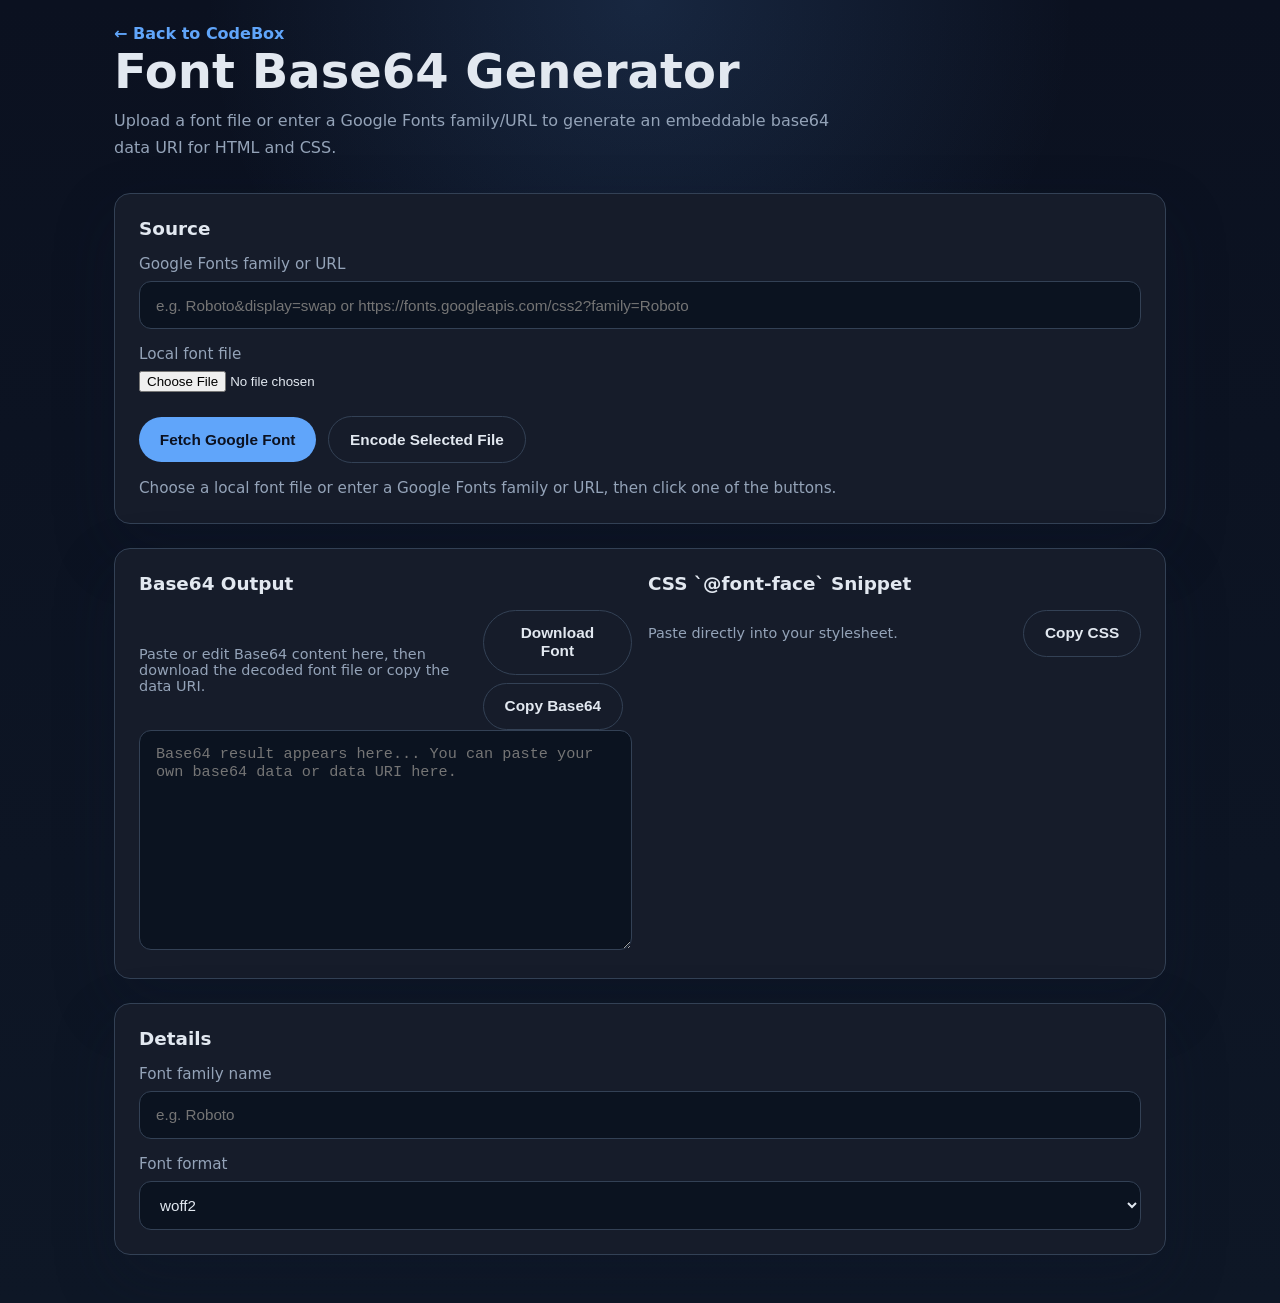
<file: docs/font-base64.html>
<!DOCTYPE html>
<html lang="en">
<head>
    <meta charset="UTF-8" />
    <meta name="viewport" content="width=device-width, initial-scale=1.0" />
    <title>Font Base64 Generator</title>
    <style>
        :root {
            --bg: #0f1720;
            --surface: #161c2a;
            --surface-2: #1f2937;
            --text: #e2e8f0;
            --muted: #94a3b8;
            --accent: #60a5fa;
            --accent-strong: #38bdf8;
            --border: #334155;
            --success: #4ade80;
            --error: #f87171;
            --radius: 16px;
            --shadow: 0 25px 60px rgba(15, 23, 42, 0.25);
        }

        * {
            box-sizing: border-box;
        }

        body {
            margin: 0;
            min-height: 100vh;
            font-family: Inter, system-ui, -apple-system, BlinkMacSystemFont, 'Segoe UI', sans-serif;
            background: radial-gradient(circle at top, rgba(96, 165, 250, 0.15), transparent 30%),
                        linear-gradient(180deg, #0b1120 0%, #0e1726 100%);
            color: var(--text);
        }

        header {
            padding: 1.5rem 1.5rem 1rem;
            max-width: 1100px;
            margin: 0 auto;
        }

        .topbar {
            display: flex;
            flex-wrap: wrap;
            justify-content: space-between;
            gap: 1rem;
            align-items: center;
            margin-bottom: 1rem;
        }

        .topbar a {
            color: var(--accent);
            text-decoration: none;
            font-weight: 600;
        }

        .title-group h1 {
            margin: 0 0 0.5rem;
            font-size: clamp(2rem, 4vw, 3rem);
        }

        .title-group p {
            margin: 0;
            max-width: 720px;
            color: var(--muted);
            line-height: 1.7;
        }

        main {
            max-width: 1100px;
            margin: 0 auto 3rem;
            padding: 0 1.5rem;
            display: grid;
            gap: 1.5rem;
        }

        .panel {
            background: var(--surface);
            border: 1px solid var(--border);
            border-radius: var(--radius);
            box-shadow: var(--shadow);
            padding: 1.5rem;
        }

        .panel h2 {
            margin: 0 0 1rem;
            font-size: 1.15rem;
            color: var(--text);
        }

        .grid {
            display: grid;
            gap: 1rem;
        }

        .field {
            display: grid;
            gap: 0.5rem;
        }

        label {
            display: flex;
            justify-content: space-between;
            gap: 1rem;
            font-size: 0.95rem;
            color: var(--muted);
        }

        input[type="text"], textarea, select {
            width: 100%;
            min-height: 44px;
            border-radius: 12px;
            border: 1px solid var(--border);
            background: #0b1320;
            color: var(--text);
            padding: 0.9rem 1rem;
            font-size: 0.95rem;
            outline: none;
        }

        textarea {
            min-height: 220px;
            resize: vertical;
            font-family: ui-monospace, SFMono-Regular, Menlo, Monaco, Consolas, 'Liberation Mono', monospace;
            white-space: pre-wrap;
            word-wrap: break-word;
            overflow-wrap: anywhere;
        }

        input[type="file"] {
            color: var(--text);
        }

        .toolbar {
            display: flex;
            flex-wrap: wrap;
            gap: 0.75rem;
            align-items: center;
            margin-top: 0.5rem;
        }

        button {
            background: var(--accent);
            color: #0b1120;
            border: none;
            border-radius: 999px;
            padding: 0.85rem 1.3rem;
            font-size: 0.96rem;
            font-weight: 700;
            cursor: pointer;
            transition: transform 0.2s ease, background-color 0.2s ease;
        }

        button:hover {
            transform: translateY(-1px);
            background: var(--accent-strong);
        }

        button.secondary {
            background: transparent;
            color: var(--text);
            border: 1px solid var(--border);
        }

        button.secondary:hover {
            background: rgba(96, 165, 250, 0.08);
        }

        .output-group {
            display: grid;
            gap: 1rem;
        }

        .output-group pre {
            margin: 0;
            padding: 1rem;
            border-radius: 14px;
            background: #0b1320;
            overflow-x: auto;
            white-space: pre-wrap;
            word-break: break-word;
            border: 1px solid var(--border);
            font-family: ui-monospace, SFMono-Regular, Menlo, Monaco, Consolas, 'Liberation Mono', monospace;
            color: var(--text);
        }

        .status {
            min-height: 1.2rem;
            color: var(--muted);
            font-size: 0.95rem;
        }

        .status.success {
            color: var(--success);
        }

        .status.error {
            color: var(--error);
        }

        .split {
            display: grid;
            gap: 1rem;
        }

        .split .panel {
            padding: 1.25rem;
        }

        .copy-line {
            display: flex;
            align-items: center;
            justify-content: space-between;
            gap: 0.75rem;
        }

        .copy-line span {
            color: var(--muted);
            font-size: 0.9rem;
        }

        @media (min-width: 900px) {
            .split {
                grid-template-columns: 1fr 1fr;
            }
        }

        @media (max-width: 600px) {
            .topbar {
                flex-direction: column;
                align-items: flex-start;
            }

            .toolbar {
                flex-direction: column;
                align-items: stretch;
            }
        }
    </style>
</head>
<body>
    <header>
        <div class="topbar">
            <div class="title-group">
                <a href="index.html">← Back to CodeBox</a>
                <h1>Font Base64 Generator</h1>
                <p>Upload a font file or enter a Google Fonts family/URL to generate an embeddable base64 data URI for HTML and CSS.</p>
            </div>
        </div>
    </header>

    <main>
        <section class="panel">
            <h2>Source</h2>
            <div class="grid">
                <div class="field">
                    <label for="googleFontInput">Google Fonts family or URL</label>
                    <input id="googleFontInput" type="text" placeholder="e.g. Roboto&amp;display=swap or https://fonts.googleapis.com/css2?family=Roboto" />
                </div>
                <div class="field">
                    <label for="fontFileInput">Local font file</label>
                    <input id="fontFileInput" type="file" accept=".ttf,.otf,.woff,.woff2" />
                </div>
                <div class="toolbar">
                    <button id="fetchGoogleBtn">Fetch Google Font</button>
                    <button id="encodeFileBtn" class="secondary">Encode Selected File</button>
                </div>
                <div class="status" id="sourceStatus">Choose a local font file or enter a Google Fonts family or URL, then click one of the buttons.</div>
            </div>
        </section>

        <section class="panel split">
            <div>
                <h2>Base64 Output</h2>
                <div class="copy-line">
                    <span>Paste or edit Base64 content here, then download the decoded font file or copy the data URI.</span>
                    <div style="display:flex; gap:0.5rem; flex-wrap:wrap; align-items:center;">
                        <button id="downloadFontBtn" class="secondary">Download Font</button>
                        <button id="copyBase64Btn" class="secondary">Copy Base64</button>
                    </div>
                </div>
                <textarea id="base64Output" placeholder="Base64 result appears here... You can paste your own base64 data or data URI here."></textarea>
            </div>
            <div>
                <h2>CSS `@font-face` Snippet</h2>
                <div class="copy-line">
                    <span>Paste directly into your stylesheet.</span>
                    <button id="copyCssBtn" class="secondary">Copy CSS</button>
                </div>
                <pre id="cssOutput"></pre>
            </div>
        </section>

        <section class="panel">
            <h2>Details</h2>
            <div class="grid">
                <div class="field">
                    <label for="fontFamilyInput">Font family name</label>
                    <input id="fontFamilyInput" type="text" placeholder="e.g. Roboto" />
                </div>
                <div class="field">
                    <label for="fontFormatSelect">Font format</label>
                    <select id="fontFormatSelect">
                        <option value="font/woff2">woff2</option>
                        <option value="font/woff">woff</option>
                        <option value="font/ttf">ttf</option>
                        <option value="font/otf">otf</option>
                        <option value="application/octet-stream">application/octet-stream</option>
                    </select>
                </div>
            </div>
        </section>
    </main>

    <script>
        const googleFontInput = document.getElementById('googleFontInput');
        const fontFileInput = document.getElementById('fontFileInput');
        const fetchGoogleBtn = document.getElementById('fetchGoogleBtn');
        const encodeFileBtn = document.getElementById('encodeFileBtn');
        const sourceStatus = document.getElementById('sourceStatus');
        const base64Output = document.getElementById('base64Output');
        const cssOutput = document.getElementById('cssOutput');
        const fontFamilyInput = document.getElementById('fontFamilyInput');
        const fontFormatSelect = document.getElementById('fontFormatSelect');
        const copyBase64Btn = document.getElementById('copyBase64Btn');
        const copyCssBtn = document.getElementById('copyCssBtn');

        const showStatus = (message, type = '') => {
            sourceStatus.textContent = message;
            sourceStatus.className = type ? `status ${type}` : 'status';
        };

        const guessMimeType = (name) => {
            const ext = name.split('.').pop().toLowerCase();
            switch (ext) {
                case 'woff2': return 'font/woff2';
                case 'woff': return 'font/woff';
                case 'ttf': return 'font/ttf';
                case 'otf': return 'font/otf';
                default: return 'application/octet-stream';
            }
        };

        const toBase64 = (buffer) => {
            const bytes = new Uint8Array(buffer);
            let binary = '';
            const chunkSize = 0x8000;
            for (let i = 0; i < bytes.length; i += chunkSize) {
                binary += String.fromCharCode.apply(null, bytes.subarray(i, i + chunkSize));
            }
            return btoa(binary);
        };

        const setOutputs = (family, mime, base64, metadata = {}) => {
            const dataUri = `data:${mime};base64,${base64}`;
            base64Output.value = dataUri;
            const safeFamily = family.replace(/['"\\]/g, '');
            const style = metadata.style || 'normal';
            const weight = metadata.weight || 'normal';
            const stretch = metadata.stretch ? `  font-stretch: ${metadata.stretch};\n` : '';
            cssOutput.textContent = `@font-face {\n  font-family: '${safeFamily}';\n  src: url("${dataUri}") format('${getCssFormat(mime)}');\n  font-style: ${style};\n  font-weight: ${weight};\n${stretch}  font-display: swap;\n}`;
        };

        const parseGoogleFontUrl = (value) => {
            try {
                const url = new URL(value);
                if (!url.hostname.includes('fonts.googleapis.com')) {
                    return null;
                }
                if (!url.searchParams.has('family')) {
                    return null;
                }
                return url.toString();
            } catch {
                return null;
            }
        };

        const parseGoogleFontFamily = (value) => {
            const trimmed = value.trim();
            if (!trimmed) {
                return null;
            }
            try {
                const url = new URL(trimmed);
                if (url.hostname.includes('fonts.googleapis.com')) {
                    const familyParam = url.searchParams.get('family');
                    if (familyParam) {
                        return familyParam.split(/[&:]/)[0].replace(/\+/g, ' ');
                    }
                }
            } catch {
                // Not a URL; continue to parse as plain family spec.
            }

            const plain = trimmed.split('&')[0].split('?')[0].split(':')[0];
            return plain.replace(/\+/g, ' ').trim() || null;
        };

        const buildGoogleCssUrl = (value) => {
            const trimmed = value.trim();
            if (!trimmed) {
                return null;
            }
            const parsed = parseGoogleFontUrl(trimmed);
            if (parsed) {
                return parsed;
            }

            if (/^family=/i.test(trimmed)) {
                return `https://fonts.googleapis.com/css2?${trimmed}`;
            }

            const [familySpec, ...extraParts] = trimmed.split('&');
            const family = familySpec.replace(/\s+/g, '+');
            const extraQuery = extraParts.length ? `&${extraParts.join('&')}` : '&display=swap';
            return `https://fonts.googleapis.com/css2?family=${family}${extraQuery}`;
        };

        const parseFontFaceMetadata = (cssText, targetUrl) => {
            const blockRegex = /@font-face\s*\{([\s\S]*?)\}/gi;
            let blockMatch;

            while ((blockMatch = blockRegex.exec(cssText)) !== null) {
                const block = blockMatch[1];
                const srcMatch = /src\s*:\s*url\((['"]?)([^'")]+)\1\)/i.exec(block);
                if (srcMatch) {
                    const srcUrl = srcMatch[2].trim();
                    if (!targetUrl || srcUrl === targetUrl || srcUrl === targetUrl.replace(/^https?:/, '') || targetUrl.endsWith(srcUrl) || srcUrl.endsWith(targetUrl.split('/').pop())) {
                        const familyMatch = /font-family\s*:\s*['"]?([^;'"\n]+)['"]?/i.exec(block);
                        const styleMatch = /font-style\s*:\s*([^;\n]+)/i.exec(block);
                        const weightMatch = /font-weight\s*:\s*([^;\n]+)/i.exec(block);
                        const stretchMatch = /font-stretch\s*:\s*([^;\n]+)/i.exec(block);
                        return {
                            family: familyMatch ? familyMatch[1].trim() : null,
                            style: styleMatch ? styleMatch[1].trim() : 'normal',
                            weight: weightMatch ? weightMatch[1].trim() : 'normal',
                            stretch: stretchMatch ? stretchMatch[1].trim() : null,
                        };
                    }
                }
            }
            return null;
        };

        const getCssFormat = (mime) => {
            if (mime.includes('woff2')) return 'woff2';
            if (mime.includes('woff')) return 'woff';
            if (mime.includes('ttf')) return 'truetype';
            if (mime.includes('otf')) return 'opentype';
            return 'truetype';
        };

        const pickFontUrl = (cssText) => {
            const regex = /url\(([^)]+)\)\s*format\(['"]?([^'"\)]+)['"]?\)/g;
            const candidates = [];
            let match;
            while ((match = regex.exec(cssText)) !== null) {
                const url = match[1].trim().replace(/['"]/g, '');
                const format = match[2].trim().toLowerCase();
                candidates.push({ url, format });
            }
            const priority = ['woff2', 'woff', 'truetype', 'opentype'];
            for (const type of priority) {
                const candidate = candidates.find((item) => item.format.includes(type));
                if (candidate) {
                    return candidate;
                }
            }
            return candidates[0] || null;
        };

        const fetchGoogleFont = async () => {
            const input = googleFontInput.value.trim();
            if (!input) {
                showStatus('Enter a Google Fonts family name or a valid fonts.googleapis.com URL.', 'error');
                return;
            }
            const cssUrl = buildGoogleCssUrl(input);
            showStatus('Fetching Google Fonts CSS...', '');
            try {
                const cssResponse = await fetch(cssUrl, { headers: { 'Accept': 'text/css' } });
                if (!cssResponse.ok) {
                    throw new Error(`CSS fetch failed: ${cssResponse.status} ${cssResponse.statusText}`);
                }
                const cssText = await cssResponse.text();
                const fontMatch = pickFontUrl(cssText);
                if (!fontMatch) {
                    throw new Error('Could not find a font URL inside the Google Fonts stylesheet.');
                }
                const fontUrl = fontMatch.url.startsWith('http') ? fontMatch.url : `https:${fontMatch.url}`;
                const fontMime = fontMatch.format.includes('woff2') ? 'font/woff2'
                    : fontMatch.format.includes('woff') ? 'font/woff'
                    : fontMatch.format.includes('truetype') ? 'font/ttf'
                    : fontMatch.format.includes('opentype') ? 'font/otf'
                    : 'application/octet-stream';
                showStatus(`Downloading ${fontMatch.format} font file...`, '');
                const fontResponse = await fetch(fontUrl);
                if (!fontResponse.ok) {
                    throw new Error(`Font download failed: ${fontResponse.status} ${fontResponse.statusText}`);
                }
                const buffer = await fontResponse.arrayBuffer();
                const base64 = toBase64(buffer);
                const detectedFamily = parseGoogleFontFamily(input) || 'CustomFont';
                const family = fontFamilyInput.value.trim() || detectedFamily;
                const metadata = parseFontFaceMetadata(cssText, fontUrl) || {};
                fontFormatSelect.value = fontMime;
                fontFamilyInput.value = metadata.family || family;
                setOutputs(fontFamilyInput.value, fontMime, base64, metadata);
                showStatus('Google Font converted successfully. Copy the CSS snippet or base64 data URI.', 'success');
            } catch (error) {
                showStatus(error.message || 'Google Fonts conversion failed.', 'error');
                base64Output.value = '';
                cssOutput.textContent = '';
            }
        };

        const encodeSelectedFile = async () => {
            const file = fontFileInput.files && fontFileInput.files[0];
            if (!file) {
                showStatus('Select a font file first.', 'error');
                return;
            }
            showStatus('Reading font file...', '');
            try {
                const buffer = await file.arrayBuffer();
                const base64 = toBase64(buffer);
                const mime = guessMimeType(file.name);
                fontFormatSelect.value = mime;
                fontFamilyInput.value = fontFamilyInput.value.trim() || file.name.replace(/\.[^.]+$/, '') || 'LocalFont';
                setOutputs(fontFamilyInput.value, mime, base64);
                showStatus(`Encoded ${file.name} as base64. Use the generated CSS snippet directly.`, 'success');
            } catch (error) {
                showStatus(`Failed to read file: ${error.message}`, 'error');
                base64Output.value = '';
                cssOutput.textContent = '';
            }
        };

        fetchGoogleBtn.addEventListener('click', fetchGoogleFont);
        encodeFileBtn.addEventListener('click', encodeSelectedFile);

        const downloadFont = () => {
            const value = base64Output.value.trim();
            if (!value) {
                showStatus('Nothing to download. Generate a base64 result first.', 'error');
                return;
            }

            let rawBase64 = value;
            let mime = fontFormatSelect.value || 'application/octet-stream';
            const dataUriMatch = value.match(/^\s*data:([^;]+)(?:;charset=[^;]+)?;base64,(.+)$/i);
            if (dataUriMatch) {
                mime = dataUriMatch[1];
                rawBase64 = dataUriMatch[2];
            }

            rawBase64 = rawBase64.replace(/\s+/g, '');

            try {
                const binary = atob(rawBase64);
                const array = new Uint8Array(binary.length);
                for (let i = 0; i < binary.length; i += 1) {
                    array[i] = binary.charCodeAt(i);
                }
                const extension = mime.includes('woff2') ? 'woff2'
                    : mime.includes('woff') ? 'woff'
                    : mime.includes('ttf') ? 'ttf'
                    : mime.includes('otf') ? 'otf'
                    : 'bin';
                const filename = `${fontFamilyInput.value.trim().replace(/[^a-zA-Z0-9-_]/g, '_') || 'font'}.${extension}`;
                const blob = new Blob([array], { type: mime });
                const url = URL.createObjectURL(blob);
                const anchor = document.createElement('a');
                anchor.href = url;
                anchor.download = filename;
                document.body.appendChild(anchor);
                anchor.click();
                document.body.removeChild(anchor);
                URL.revokeObjectURL(url);
                showStatus(`Downloaded ${filename}.`, 'success');
            } catch (err) {
                showStatus(`Download failed: ${err.message}`, 'error');
            }
        };

        copyBase64Btn.addEventListener('click', async () => {
            if (!base64Output.value) {
                showStatus('Nothing to copy. Generate a base64 result first.', 'error');
                return;
            }
            await navigator.clipboard.writeText(base64Output.value);
            showStatus('Base64 data URI copied to clipboard.', 'success');
        });

        copyCssBtn.addEventListener('click', async () => {
            if (!cssOutput.textContent) {
                showStatus('Nothing to copy. Generate a font snippet first.', 'error');
                return;
            }
            await navigator.clipboard.writeText(cssOutput.textContent);
            showStatus('CSS @font-face snippet copied to clipboard.', 'success');
        });

        document.getElementById('downloadFontBtn').addEventListener('click', downloadFont);

        fontFormatSelect.addEventListener('change', () => {
            if (!base64Output.value || !cssOutput.textContent) {
                return;
            }
            const parts = base64Output.value.split(';base64,');
            if (parts.length === 2) {
                const base64 = parts[1];
                const mime = fontFormatSelect.value;
                setOutputs(fontFamilyInput.value || 'CustomFont', mime, base64);
            }
        });
    </script>
</body>
</html>
</file>
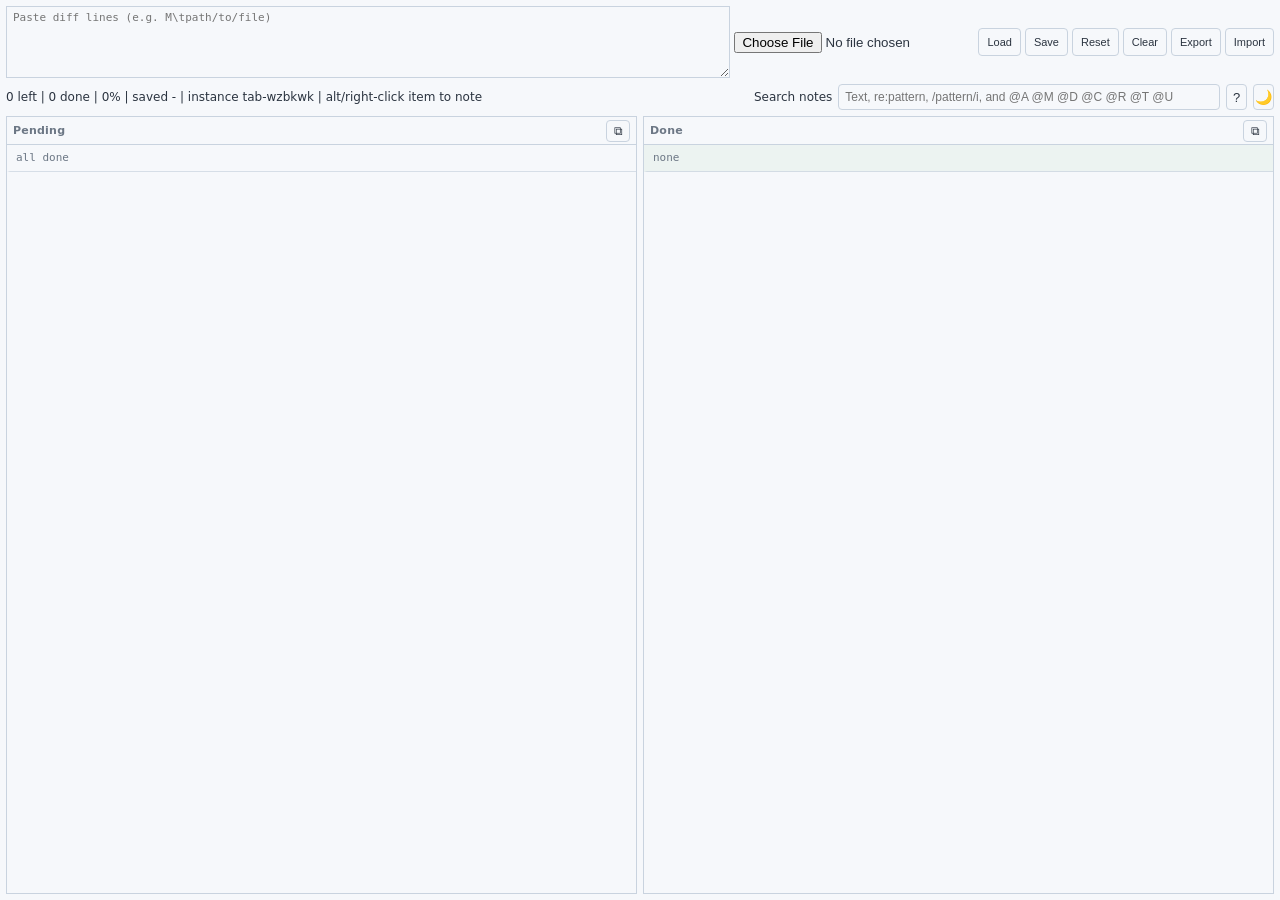
<file: docs/review-tracker.html>
<!doctype html>

  <!--
    Review Tracker (local standalone utility)

    Purpose
    - Track large `git diff --name-status` review lists with compact click-to-move workflow.

    Input
    - Paste diff output or upload a text file.
    - Expected line shape: "A|M|D<TAB or spaces>path" (other lines are still accepted as plain entries).

    Interaction
    - Click an item in left pane to move it to right pane (done).
    - Click an item in right pane to move it back to left pane.
    - Add/Edit note on any item via Alt+Click or Right-Click.
    - Hover an item to view its note in tooltip.

    Visual coding
    - A (Added): green marker.
    - M (Modified): amber marker.
    - D (Deleted): red marker.
    - Dot indicator means the entry has a note.

    Persistence
    - State is auto-saved to browser localStorage key: reviewTracker.v2.
    - Stored fields: source text/signature, pending list, done list, notes, updated timestamp.

    Sharing
    - Export writes current tracker state to JSON.
    - Import restores state from JSON and persists it immediately.
  -->
<html lang="en">
<head>
  <meta charset="UTF-8" />
  <meta name="viewport" content="width=device-width, initial-scale=1.0" />
  <title>Review Tracker</title>
  <style>
    :root {
      --bg: #f6f8fb;
      --fg: #2b3440;
      --muted: #6c7785;
      --border: #c9d3df;
      --accent: #2f81f7;
      --row-hover: color-mix(in oklab, var(--accent) 18%, var(--bg));
      --done-row: color-mix(in oklab, #2ea043 18%, var(--bg));
      --a-color: #2ea043;
      --m-color: #d29922;
      --d-color: #cf222e;
      --c-color: #1f6feb;
      --r-color: #8250df;
      --t-color: #9a6700;
      --u-color: #bf3989;
    }

    :root[data-theme="dark"] {
      color-scheme: dark;
      --bg: #1d2430;
      --fg: #d7dee7;
      --muted: #a6b0bc;
      --border: #3c4657;
      --accent: #79b3ff;
      --done-row: color-mix(in oklab, #2ea043 20%, var(--bg));
      --c-color: #79b3ff;
      --r-color: #b392f0;
      --t-color: #e3b341;
      --u-color: #d2a8ff;
    }

    :root[data-theme="light"] {
      color-scheme: light;
      --bg: #f6f8fb;
      --fg: #2b3440;
      --muted: #6c7785;
      --border: #c9d3df;
      --accent: #2b7de9;
      --done-row: color-mix(in oklab, #2ea043 14%, var(--bg));
      --c-color: #2b7de9;
      --r-color: #8250df;
      --t-color: #9a6700;
      --u-color: #bf3989;
    }

    * { box-sizing: border-box; }

    html, body {
      margin: 0;
      padding: 0;
      width: 100%;
      height: 100%;
      background: var(--bg);
      color: var(--fg);
      font-family: system-ui, -apple-system, Segoe UI, Roboto, Helvetica, Arial, sans-serif;
      font-size: 12px;
      line-height: 1.2;
    }

    body {
      display: grid;
      grid-template-rows: auto auto 1fr;
      gap: 6px;
      padding: 6px;
    }

    .meta-filter-row {
      display: grid;
      grid-template-columns: 1fr minmax(320px, 520px);
      gap: 8px;
      align-items: center;
      min-height: 26px;
    }

    .toolbar {
      display: grid;
      grid-template-columns: 1fr auto auto auto auto auto auto auto;
      gap: 4px;
      align-items: center;
      min-height: 28px;
    }

    .toolbar input[type="file"] {
      width: 240px;
      max-width: 100%;
    }

    textarea {
      width: 100%;
      min-height: 72px;
      max-height: 140px;
      resize: vertical;
      border: 1px solid var(--border);
      background: var(--bg);
      color: var(--fg);
      padding: 4px 6px;
      font-family: ui-monospace, SFMono-Regular, Menlo, Consolas, monospace;
      font-size: 11px;
      line-height: 1.3;
    }

    button {
      height: 28px;
      padding: 0 8px;
      border: 1px solid var(--border);
      background: var(--bg);
      color: var(--fg);
      cursor: pointer;
      white-space: nowrap;
      border-radius: 4px;
      font-size: 11px;
    }

    button:hover { border-color: var(--accent); }
    button:disabled { opacity: 0.55; cursor: default; }

    .meta {
      display: flex;
      gap: 8px;
      align-items: center;
      min-height: 20px;
      color: var(--fg);
      font-size: 12px;
      font-weight: 500;
      white-space: nowrap;
      overflow: hidden;
      text-overflow: ellipsis;
    }

    .filterbar {
      display: flex;
      gap: 6px;
      align-items: center;
      min-height: 24px;
      justify-content: flex-end;
    }

    .filterbar label {
      color: var(--fg);
      font-size: 12px;
      font-weight: 500;
      white-space: nowrap;
    }

    .filterbar input[type="search"] {
      width: 100%;
      max-width: 520px;
      height: 26px;
      border: 1px solid var(--border);
      background: var(--bg);
      color: var(--fg);
      padding: 2px 6px;
      border-radius: 4px;
      font-size: 12px;
    }

    .theme-toggle {
      width: 28px;
      height: 26px;
      padding: 0;
      display: inline-flex;
      align-items: center;
      justify-content: center;
      font-size: 14px;
      line-height: 1;
    }

    .help-toggle {
      width: 28px;
      height: 26px;
      padding: 0;
      display: inline-flex;
      align-items: center;
      justify-content: center;
      font-size: 13px;
      line-height: 1;
    }

    .modal-backdrop {
      position: fixed;
      inset: 0;
      display: none;
      align-items: center;
      justify-content: center;
      background: color-mix(in oklab, var(--bg) 35%, black);
      z-index: 1000;
      padding: 12px;
    }

    .modal-backdrop.open {
      display: flex;
    }

    .modal {
      width: min(560px, 100%);
      border: 1px solid var(--border);
      border-radius: 8px;
      background: var(--bg);
      color: var(--fg);
      box-shadow: 0 8px 24px color-mix(in oklab, black 40%, transparent);
      overflow: hidden;
    }

    .modal-header {
      display: flex;
      align-items: center;
      justify-content: space-between;
      padding: 10px 12px;
      border-bottom: 1px solid var(--border);
      font-size: 13px;
      font-weight: 600;
    }

    .modal-close {
      width: 28px;
      height: 24px;
      padding: 0;
      font-size: 14px;
      line-height: 1;
    }

    .modal-body {
      padding: 10px 12px;
      font-size: 12px;
      line-height: 1.45;
    }

    .shortcut-grid {
      width: 100%;
      border-collapse: collapse;
    }

    .shortcut-grid td {
      border-bottom: 1px solid color-mix(in oklab, var(--border) 70%, transparent);
      padding: 6px 4px;
      vertical-align: top;
    }

    .shortcut-grid td:first-child {
      width: 38%;
      color: var(--muted);
      font-family: ui-monospace, SFMono-Regular, Menlo, Consolas, monospace;
      white-space: nowrap;
    }

    .lists {
      min-height: 0;
      display: grid;
      grid-template-columns: 1fr 1fr;
      gap: 6px;
    }

    .pane {
      border: 1px solid var(--border);
      min-height: 0;
      display: grid;
      grid-template-rows: auto 1fr;
    }

    .pane-header {
      display: flex;
      align-items: center;
      justify-content: space-between;
      gap: 6px;
      min-height: 28px;
      padding: 2px 6px;
      border-bottom: 1px solid var(--border);
      color: var(--muted);
      font-size: 11px;
      font-weight: 600;
      letter-spacing: 0.02em;
    }

    .pane-title {
      display: inline-flex;
      align-items: center;
      gap: 6px;
    }

    .pane-selected-count {
      color: var(--accent);
      font-weight: 600;
      font-size: 10px;
      letter-spacing: 0;
    }

    .copy-indicator {
      color: var(--a-color);
      font-size: 10px;
      font-weight: 600;
      letter-spacing: 0;
      opacity: 0;
      transition: opacity 120ms ease;
      pointer-events: none;
    }

    .copy-indicator.show {
      opacity: 1;
    }

    .pane-copy {
      width: 24px;
      height: 22px;
      padding: 0;
      display: inline-flex;
      align-items: center;
      justify-content: center;
      font-size: 12px;
      line-height: 1;
    }

    .pane-list {
      overflow: auto;
    }

    ul {
      margin: 0;
      padding: 0;
      list-style: none;
    }

    li {
      border-bottom: 1px solid color-mix(in oklab, var(--border) 70%, transparent);
      padding: 3px 8px;
      cursor: pointer;
      user-select: none;
      white-space: nowrap;
      overflow: hidden;
      text-overflow: ellipsis;
      font-family: ui-monospace, SFMono-Regular, Menlo, Consolas, monospace;
      font-size: 11px;
      line-height: 1.25;
      position: relative;
      border-left: 3px solid transparent;
    }

    #pendingList li:hover { background: var(--row-hover); }
    #doneList li { background: color-mix(in oklab, var(--done-row) 40%, transparent); }
    #doneList li:hover { background: var(--done-row); }

    li.status-a { border-left-color: var(--a-color); }
    li.status-m { border-left-color: var(--m-color); }
    li.status-d { border-left-color: var(--d-color); }
    li.status-c { border-left-color: var(--c-color); }
    li.status-r { border-left-color: var(--r-color); }
    li.status-t { border-left-color: var(--t-color); }
    li.status-u { border-left-color: var(--u-color); }

    li.has-note::after {
      content: "•";
      position: absolute;
      right: 6px;
      top: 2px;
      color: var(--accent);
      font-size: 10px;
      line-height: 1;
    }

    li.is-selected {
      outline: 1px solid var(--accent);
      outline-offset: -1px;
      background: color-mix(in oklab, var(--accent) 16%, var(--bg));
    }

    #doneList li.is-selected {
      background: color-mix(in oklab, var(--accent) 12%, var(--done-row));
    }

    .empty {
      color: var(--muted);
      padding: 6px;
      font-size: 11px;
    }
  </style>
</head>
<body>
  <div class="toolbar">
    <textarea id="sourceInput" placeholder="Paste diff lines (e.g. M\tpath/to/file)"></textarea>
    <input id="sourceFile" type="file" accept=".txt,.diff,.patch,text/plain" />
    <button id="loadBtn" type="button">Load</button>
    <button id="saveBtn" type="button">Save</button>
    <button id="resetBtn" type="button">Reset</button>
    <button id="clearBtn" type="button">Clear</button>
    <button id="exportBtn" type="button">Export</button>
    <button id="importBtn" type="button">Import</button>
    <input id="importFile" type="file" accept="application/json,.json" hidden />
  </div>

  <div class="meta-filter-row">
    <div class="meta" id="meta"></div>
    <div class="filterbar">
      <label for="searchInput">Search notes</label>
      <input id="searchInput" type="search" placeholder="Text, re:pattern, /pattern/i, and @A @M @D @C @R @T @U" />
      <button id="helpToggleBtn" class="help-toggle" type="button" title="Shortcuts (?)">?</button>
      <button id="themeToggleBtn" class="theme-toggle" type="button" title="Toggle theme (t)">🌙</button>
    </div>
  </div>

  <div class="lists">
    <div class="pane">
      <div class="pane-header">
        <span class="pane-title">Pending <span id="pendingSelectedCount" class="pane-selected-count"></span> <span id="pendingCopyIndicator" class="copy-indicator">Copied</span></span>
        <button id="copyPendingBtn" class="pane-copy" type="button" title="Copy pending list">⧉</button>
      </div>
      <div class="pane-list"><ul id="pendingList"></ul></div>
    </div>
    <div class="pane">
      <div class="pane-header">
        <span class="pane-title">Done <span id="doneSelectedCount" class="pane-selected-count"></span> <span id="doneCopyIndicator" class="copy-indicator">Copied</span></span>
        <button id="copyDonePaneBtn" class="pane-copy" type="button" title="Copy done list">⧉</button>
      </div>
      <div class="pane-list"><ul id="doneList"></ul></div>
    </div>
  </div>

  <div id="shortcutModal" class="modal-backdrop" aria-hidden="true">
    <div class="modal" role="dialog" aria-modal="true" aria-labelledby="shortcutModalTitle">
      <div class="modal-header">
        <span id="shortcutModalTitle">Shortcut Legends</span>
        <button id="closeShortcutModalBtn" class="modal-close" type="button" aria-label="Close">✕</button>
      </div>
      <div class="modal-body">
        <table class="shortcut-grid">
          <tr><td>j or ←</td><td>Switch to left list (pending)</td></tr>
          <tr><td>l or →</td><td>Switch to right list (done)</td></tr>
          <tr><td>i or ↑</td><td>Move selection up (auto-scroll)</td></tr>
          <tr><td>k or ↓</td><td>Move selection down (auto-scroll)</td></tr>
          <tr><td>Enter</td><td>Move selected item between pending and done</td></tr>
          <tr><td>Ctrl/Cmd + A</td><td>Select all visible items in active list</td></tr>
          <tr><td>Ctrl/Cmd + C</td><td>Copy selected items from active list</td></tr>
          <tr><td>n</td><td>View/Edit note for selected item</td></tr>
          <tr><td>Regex search</td><td>Use re:pattern or /pattern/i in search</td></tr>
          <tr><td>t</td><td>Toggle theme</td></tr>
          <tr><td>?</td><td>Open this shortcut legend modal</td></tr>
          <tr><td>Esc</td><td>Close this modal</td></tr>
        </table>
      </div>
    </div>
  </div>

  <script>
    (() => {
      const STORAGE_KEY_BASE = "reviewTracker.v2";
      const THEME_KEY_BASE = "reviewTracker.theme.v1";
      const SESSION_INSTANCE_KEY = "reviewTracker.sessionInstance.v1";

      function resolveInstanceId() {
        const params = new URLSearchParams(window.location.search || "");
        const fromQuery = (params.get("instance") || "").trim();
        if (fromQuery) {
          return fromQuery;
        }
        const existing = sessionStorage.getItem(SESSION_INSTANCE_KEY);
        if (existing) {
          return existing;
        }
        const generated = `tab-${Math.random().toString(36).slice(2, 8)}`;
        sessionStorage.setItem(SESSION_INSTANCE_KEY, generated);
        return generated;
      }

      const INSTANCE_ID = resolveInstanceId();
      const STORAGE_KEY = `${STORAGE_KEY_BASE}.${INSTANCE_ID}`;
      const THEME_KEY = `${THEME_KEY_BASE}.${INSTANCE_ID}`;

      const sourceInput = document.getElementById("sourceInput");
      const sourceFile = document.getElementById("sourceFile");
      const loadBtn = document.getElementById("loadBtn");
      const saveBtn = document.getElementById("saveBtn");
      const resetBtn = document.getElementById("resetBtn");
      const clearBtn = document.getElementById("clearBtn");
      const copyPendingBtn = document.getElementById("copyPendingBtn");
      const copyDonePaneBtn = document.getElementById("copyDonePaneBtn");
      const pendingCopyIndicator = document.getElementById("pendingCopyIndicator");
      const doneCopyIndicator = document.getElementById("doneCopyIndicator");
      const pendingSelectedCount = document.getElementById("pendingSelectedCount");
      const doneSelectedCount = document.getElementById("doneSelectedCount");
      const exportBtn = document.getElementById("exportBtn");
      const importBtn = document.getElementById("importBtn");
      const importFile = document.getElementById("importFile");
      const pendingList = document.getElementById("pendingList");
      const doneList = document.getElementById("doneList");
      const meta = document.getElementById("meta");
      const searchInput = document.getElementById("searchInput");
      const helpToggleBtn = document.getElementById("helpToggleBtn");
      const themeToggleBtn = document.getElementById("themeToggleBtn");
      const shortcutModal = document.getElementById("shortcutModal");
      const closeShortcutModalBtn = document.getElementById("closeShortcutModalBtn");

      let filterQuery = "";
      let textFilter = "";
      let textFilterRegex = null;
      let regexFilterError = "";
      let regexMode = false;
      let statusFilterTokens = [];
      let activePane = "pending";
      let selectedItemByPane = {
        pending: "",
        done: ""
      };
      let selectedItemsByPane = {
        pending: new Set(),
        done: new Set()
      };
      let copyIndicatorTimers = { pending: 0, done: 0 };
      let theme = "light";

      let state = {
        sourceSignature: "",
        sourceText: "",
        pending: [],
        done: [],
        notes: {},
        updatedAt: 0
      };

      function getEntryStatus(line) {
        const token = (line.split(/\s+/, 1)[0] || "").trim().toUpperCase();
        const status = token.charAt(0);
        return ["A", "M", "D", "C", "R", "T", "U"].includes(status) ? status : "";
      }

      function getNote(item) {
        return (state.notes && state.notes[item]) || "";
      }

      function setNote(item, noteText) {
        if (!state.notes) {
          state.notes = {};
        }
        const cleaned = (noteText || "").trim();
        if (!cleaned) {
          delete state.notes[item];
          return;
        }
        state.notes[item] = cleaned;
      }

      function filterNotes(validItems) {
        const validSet = new Set(validItems);
        const filtered = {};
        for (const [key, val] of Object.entries(state.notes || {})) {
          if (validSet.has(key) && String(val).trim()) {
            filtered[key] = String(val).trim();
          }
        }
        return filtered;
      }

      function parseLines(rawText) {
        const seen = new Set();
        const lines = rawText
          .split(/\r?\n/)
          .map(line => line.trim())
          .filter(Boolean)
          .filter(line => {
            if (seen.has(line)) {
              return false;
            }
            seen.add(line);
            return true;
          });
        return lines;
      }

      function quickHash(text) {
        let hash = 5381;
        for (let i = 0; i < text.length; i++) {
          hash = ((hash << 5) + hash) ^ text.charCodeAt(i);
        }
        return (hash >>> 0).toString(16);
      }

      function getSignature(text) {
        return `${text.length}:${quickHash(text)}`;
      }

      function saveState() {
        state.updatedAt = Date.now();
        localStorage.setItem(STORAGE_KEY, JSON.stringify(state));
        updateMeta();
      }

      function applyTheme(nextTheme) {
        theme = nextTheme === "dark" ? "dark" : "light";
        document.documentElement.setAttribute("data-theme", theme);
        themeToggleBtn.textContent = theme === "dark" ? "☀" : "🌙";
        themeToggleBtn.title = `Toggle theme (t) | current: ${theme}`;
      }

      function toggleTheme() {
        applyTheme(theme === "dark" ? "light" : "dark");
        localStorage.setItem(THEME_KEY, theme);
      }

      function initTheme() {
        const saved = localStorage.getItem(THEME_KEY);
        if (saved === "light" || saved === "dark") {
          applyTheme(saved);
          return;
        }
        const prefersDark = window.matchMedia && window.matchMedia("(prefers-color-scheme: dark)").matches;
        applyTheme(prefersDark ? "dark" : "light");
      }

      function openShortcutModal() {
        shortcutModal.classList.add("open");
        shortcutModal.setAttribute("aria-hidden", "false");
      }

      function closeShortcutModal() {
        shortcutModal.classList.remove("open");
        shortcutModal.setAttribute("aria-hidden", "true");
      }

      function isShortcutModalOpen() {
        return shortcutModal.classList.contains("open");
      }

      function makeExportPayload() {
        return {
          version: 1,
          exportedAt: Date.now(),
          sourceSignature: state.sourceSignature,
          sourceText: state.sourceText,
          pending: [...state.pending],
          done: [...state.done],
          notes: { ...(state.notes || {}) },
          updatedAt: state.updatedAt || Date.now()
        };
      }

      function exportStateToFile() {
        const payload = makeExportPayload();
        const blob = new Blob([JSON.stringify(payload, null, 2)], { type: "application/json" });
        const url = URL.createObjectURL(blob);
        const anchor = document.createElement("a");
        const stamp = new Date().toISOString().replace(/[:.]/g, "-");
        anchor.href = url;
        anchor.download = `review-tracker-state-${stamp}.json`;
        document.body.appendChild(anchor);
        anchor.click();
        anchor.remove();
        URL.revokeObjectURL(url);
      }

      function normalizeImportedState(parsed) {
        if (!parsed || typeof parsed !== "object") {
          return null;
        }
        const pending = Array.isArray(parsed.pending) ? parsed.pending.map(String) : [];
        const done = Array.isArray(parsed.done) ? parsed.done.map(String) : [];
        const all = [...pending, ...done];
        const uniqueAll = [];
        const seen = new Set();
        for (const item of all) {
          const trimmed = item.trim();
          if (!trimmed || seen.has(trimmed)) {
            continue;
          }
          seen.add(trimmed);
          uniqueAll.push(trimmed);
        }

        const pendingClean = pending.map(x => x.trim()).filter(x => seen.has(x));
        const pendingSet = new Set(pendingClean);
        const doneClean = uniqueAll.filter(x => !pendingSet.has(x));

        const notes = {};
        const rawNotes = parsed.notes && typeof parsed.notes === "object" ? parsed.notes : {};
        const valid = new Set(uniqueAll);
        for (const [key, val] of Object.entries(rawNotes)) {
          const k = String(key).trim();
          const v = String(val || "").trim();
          if (k && v && valid.has(k)) {
            notes[k] = v;
          }
        }

        const sourceText = typeof parsed.sourceText === "string" ? parsed.sourceText : uniqueAll.join("\n");
        const sourceSignature = typeof parsed.sourceSignature === "string" && parsed.sourceSignature
          ? parsed.sourceSignature
          : getSignature(sourceText);

        return {
          sourceSignature,
          sourceText,
          pending: pendingClean,
          done: doneClean,
          notes,
          updatedAt: Number(parsed.updatedAt || Date.now())
        };
      }

      function applyImportedState(parsed) {
        const normalized = normalizeImportedState(parsed);
        if (!normalized) {
          render("invalid import");
          return;
        }
        state = normalized;
        sourceInput.value = state.sourceText;
        saveState();
        render("imported");
      }

      function loadStateFromStorage() {
        const raw = localStorage.getItem(STORAGE_KEY);
        if (!raw) {
          return false;
        }
        try {
          const parsed = JSON.parse(raw);
          if (!parsed || typeof parsed !== "object") {
            return false;
          }
          state = {
            sourceSignature: parsed.sourceSignature || "",
            sourceText: parsed.sourceText || "",
            pending: Array.isArray(parsed.pending) ? parsed.pending : [],
            done: Array.isArray(parsed.done) ? parsed.done : [],
            notes: parsed.notes && typeof parsed.notes === "object" ? parsed.notes : {},
            updatedAt: Number(parsed.updatedAt || 0)
          };
          sourceInput.value = state.sourceText;
          return true;
        } catch {
          return false;
        }
      }

      function clearState() {
        state = {
          sourceSignature: "",
          sourceText: "",
          pending: [],
          done: [],
          notes: {},
          updatedAt: 0
        };
        sourceInput.value = "";
        sourceFile.value = "";
        localStorage.removeItem(STORAGE_KEY);
      }

      function updateMeta(message) {
        const pendingCount = state.pending.length;
        const doneCount = state.done.length;
        const total = pendingCount + doneCount;
        const pct = total === 0 ? 0 : Math.round((doneCount / total) * 100);
        const when = state.updatedAt ? new Date(state.updatedAt).toLocaleString() : "-";
        const statusPart = statusFilterTokens.length ? ` | type: ${statusFilterTokens.join("/")}` : "";
        const filterPart = filterQuery ? ` | filter: ${filterQuery}` : "";
        const regexPart = regexMode ? (regexFilterError ? ` | regex error: ${regexFilterError}` : " | regex") : "";
        meta.textContent = `${pendingCount} left | ${doneCount} done | ${pct}% | saved ${when}${message ? ` | ${message}` : ""}${filterPart}${statusPart}${regexPart} | instance ${INSTANCE_ID} | alt/right-click item to note`;
      }

      function globToRegexSource(globPattern) {
        return String(globPattern || "")
          .replace(/[.+^${}()|[\]\\]/g, "\\$&")
          .replace(/\*/g, ".*")
          .replace(/\?/g, ".");
      }

      function parseRegexFilter(text) {
        const input = String(text || "").trim();
        if (!input) {
          return { regexMode: false, regex: null, error: "", text: "" };
        }

        let regexModeLocal = false;
        let candidate = input;

        if (/^re:/i.test(candidate)) {
          regexModeLocal = true;
          candidate = candidate.slice(3).trim();
        } else if (/^\/.+\/[a-z]*$/i.test(candidate)) {
          regexModeLocal = true;
        }

        if (!regexModeLocal) {
          return { regexMode: false, regex: null, error: "", text: input };
        }

        if (!candidate) {
          return { regexMode: true, regex: null, error: "empty pattern", text: "" };
        }

        let source = candidate;
        let flags = "i";
        const slashForm = candidate.match(/^\/(.*)\/([a-z]*)$/i);
        if (slashForm) {
          source = slashForm[1];
          flags = slashForm[2] || "";
          if (!flags.includes("i")) {
            flags += "i";
          }
        }
        flags = [...new Set(flags.replace(/g/g, "").split(""))].join("");

        try {
          return { regexMode: true, regex: new RegExp(source, flags), error: "", text: "" };
        } catch {
          if (/[*?]/.test(source)) {
            try {
              const globRegex = new RegExp(globToRegexSource(source), flags);
              return { regexMode: true, regex: globRegex, error: "", text: "" };
            } catch {
            }
          }
          return { regexMode: true, regex: null, error: "invalid pattern", text: "" };
        }
      }

      function parseFilterQuery(rawQuery) {
        const raw = String(rawQuery || "").trim();
        if (!raw) {
          return { text: "", statuses: [], regex: null, regexError: "", regexMode: false };
        }

        const statuses = new Set();
        const textCandidate = raw.replace(/(^|\s)@([AMDCRTU])\b/gi, (_, prefix, code) => {
          statuses.add(String(code || "").toUpperCase());
          return prefix || " ";
        }).trim();

        const regexParsed = parseRegexFilter(textCandidate);

        return {
          text: regexParsed.text,
          statuses: Array.from(statuses),
          regex: regexParsed.regex,
          regexError: regexParsed.error,
          regexMode: regexParsed.regexMode
        };
      }

      function matchesTextFilter(item) {
        if (regexMode) {
          if (!textFilterRegex) {
            return false;
          }
          const note = getNote(item);
          return textFilterRegex.test(item) || textFilterRegex.test(note);
        }
        if (!textFilter) {
          return true;
        }
        const needle = textFilter.toLowerCase();
        const inItem = item.toLowerCase().includes(needle);
        if (inItem) {
          return true;
        }
        const note = getNote(item);
        return note.toLowerCase().includes(needle);
      }

      function matchesStatusFilter(item) {
        if (statusFilterTokens.length === 0) {
          return true;
        }
        const status = getEntryStatus(item);
        return statusFilterTokens.includes(status);
      }

      function matchesFilter(item) {
        return matchesStatusFilter(item) && matchesTextFilter(item);
      }

      function getVisibleItems(kind) {
        const source = kind === "pending" ? state.pending : state.done;
        return source.filter(matchesFilter);
      }

      function ensureSelection(kind) {
        const visible = getVisibleItems(kind);
        if (visible.length === 0) {
          selectedItemByPane[kind] = "";
          selectedItemsByPane[kind].clear();
          return;
        }
        if (!selectedItemByPane[kind] || !visible.includes(selectedItemByPane[kind])) {
          selectedItemByPane[kind] = visible[0];
        }
        const visibleSet = new Set(visible);
        for (const value of [...selectedItemsByPane[kind]]) {
          if (!visibleSet.has(value)) {
            selectedItemsByPane[kind].delete(value);
          }
        }
      }

      function setActivePane(kind) {
        activePane = kind === "done" ? "done" : "pending";
        ensureSelection(activePane);
      }

      function scrollSelectionIntoView(kind = activePane) {
        const listEl = kind === "done" ? doneList : pendingList;
        const selected = listEl.querySelector("li.is-selected");
        if (selected) {
          selected.scrollIntoView({ block: "nearest" });
        }
      }

      function refreshSelectionClasses(kind) {
        const listEl = kind === "done" ? doneList : pendingList;
        const selectedValue = kind === "done" ? selectedItemByPane.done : selectedItemByPane.pending;
        const selectedSet = selectedItemsByPane[kind];
        for (const li of listEl.querySelectorAll("li[data-value]")) {
          const value = li.dataset.value;
          li.classList.toggle("is-selected", value === selectedValue || selectedSet.has(value));
        }
        updatePaneSelectionCounts();
      }

      function updatePaneSelectionCounts() {
        const pendingVisibleSet = new Set(getVisibleItems("pending"));
        const doneVisibleSet = new Set(getVisibleItems("done"));

        const pendingCount = [...selectedItemsByPane.pending].filter(value => pendingVisibleSet.has(value)).length;
        const doneCount = [...selectedItemsByPane.done].filter(value => doneVisibleSet.has(value)).length;

        pendingSelectedCount.textContent = pendingCount > 1 ? `${pendingCount} selected` : "";
        doneSelectedCount.textContent = doneCount > 1 ? `${doneCount} selected` : "";
      }

      function selectItem(kind, value, options = {}) {
        const { toggle = false, range = false } = options;
        setActivePane(kind);

        const visible = getVisibleItems(kind);
        const selectedSet = selectedItemsByPane[kind];
        const anchor = selectedItemByPane[kind];

        if (range && anchor && visible.length > 0) {
          const from = visible.indexOf(anchor);
          const to = visible.indexOf(value);
          if (from >= 0 && to >= 0) {
            const start = Math.min(from, to);
            const end = Math.max(from, to);
            if (!toggle) {
              selectedSet.clear();
            }
            for (let i = start; i <= end; i++) {
              selectedSet.add(visible[i]);
            }
          }
        } else if (toggle) {
          if (selectedSet.has(value)) {
            selectedSet.delete(value);
          } else {
            selectedSet.add(value);
          }
        } else {
          selectedSet.clear();
          selectedSet.add(value);
        }

        selectedItemByPane[kind] = value;
        refreshSelectionClasses(kind);
      }

      function selectAllVisible(kind = activePane) {
        const targetKind = kind === "done" ? "done" : "pending";
        setActivePane(targetKind);
        const visible = getVisibleItems(targetKind);
        if (visible.length === 0) {
          return;
        }
        selectedItemsByPane[targetKind].clear();
        for (const value of visible) {
          selectedItemsByPane[targetKind].add(value);
        }
        selectedItemByPane[targetKind] = visible[visible.length - 1];
        refreshSelectionClasses(targetKind);
        refreshSelectionClasses(targetKind === "done" ? "pending" : "done");
        scrollSelectionIntoView(targetKind);
      }

      function flashCopyIndicator(kind) {
        const targetKind = kind === "done" ? "done" : "pending";
        const indicator = targetKind === "done" ? doneCopyIndicator : pendingCopyIndicator;
        if (!indicator) {
          return;
        }
        indicator.classList.add("show");
        clearTimeout(copyIndicatorTimers[targetKind]);
        copyIndicatorTimers[targetKind] = setTimeout(() => {
          indicator.classList.remove("show");
        }, 1000);
      }

      async function copySelectedItems(kind = activePane) {
        const targetKind = kind === "done" ? "done" : "pending";
        const values = getSelectedValues(targetKind);
        const text = values.join("\n");
        if (!text) {
          render(`no selected ${targetKind} items`);
          return false;
        }
        try {
          await navigator.clipboard.writeText(text);
          flashCopyIndicator(targetKind);
          render(`copied ${values.length} selected ${targetKind}`);
          return true;
        } catch {
          render("copy failed");
          return false;
        }
      }

      function navigateSelection(direction) {
        ensureSelection(activePane);
        const visible = getVisibleItems(activePane);
        if (visible.length === 0) {
          return;
        }
        const current = selectedItemByPane[activePane];
        const currentIndex = Math.max(0, visible.indexOf(current));
        const nextIndex = Math.min(visible.length - 1, Math.max(0, currentIndex + direction));
        selectedItemByPane[activePane] = visible[nextIndex];
      }

      function buildList(listEl, items, kind) {
        listEl.textContent = "";
        const visibleItems = items.filter(matchesFilter);
        if (visibleItems.length === 0) {
          const li = document.createElement("li");
          li.className = "empty";
          if (items.length === 0) {
            li.textContent = kind === "pending" ? "all done" : "none";
          } else {
            li.textContent = "no matches";
          }
          li.style.cursor = "default";
          listEl.appendChild(li);
          return;
        }

        const fragment = document.createDocumentFragment();
        for (const item of visibleItems) {
          const li = document.createElement("li");
          li.textContent = item;
          const note = getNote(item);
          li.title = note ? `${item}\n\nNote: ${note}` : item;
          li.dataset.value = item;
          const status = getEntryStatus(item);
          if (status) {
            li.classList.add(`status-${status.toLowerCase()}`);
          }
          if (note) {
            li.classList.add("has-note");
          }
          if (selectedItemByPane[kind] === item) {
            li.classList.add("is-selected");
          }
          fragment.appendChild(li);
        }
        listEl.appendChild(fragment);
      }

      function render(message) {
        ensureSelection("pending");
        ensureSelection("done");
        buildList(pendingList, state.pending, "pending");
        buildList(doneList, state.done, "done");
        updatePaneSelectionCounts();
        updateMeta(message);
      }

      function loadFromInput() {
        const rawText = sourceInput.value || "";
        const lines = parseLines(rawText);
        const previousNotes = state.notes || {};
        state.sourceText = rawText;
        state.sourceSignature = getSignature(rawText);
        state.pending = lines;
        state.done = [];
        state.notes = {};
        for (const line of lines) {
          if (previousNotes[line]) {
            state.notes[line] = String(previousNotes[line]).trim();
          }
        }
        saveState();
        render();
      }

      function editNote(item) {
        const current = getNote(item);
        const result = window.prompt("Note", current);
        if (result === null) {
          return;
        }
        setNote(item, result);
        saveState();
        render(result.trim() ? "note saved" : "note cleared");
      }

      function moveItem(value, from, to) {
        moveItems([value], from, to);
      }

      function moveItems(values, from, to) {
        if (!Array.isArray(values) || values.length === 0) {
          return;
        }
        const moveSet = new Set(values);
        const moved = [];
        for (let i = from.length - 1; i >= 0; i--) {
          const value = from[i];
          if (!moveSet.has(value)) {
            continue;
          }
          from.splice(i, 1);
          moved.push(value);
        }
        if (moved.length === 0) {
          return;
        }
        moved.reverse();
        for (const value of moved) {
          to.push(value);
          selectedItemsByPane.pending.delete(value);
          selectedItemsByPane.done.delete(value);
        }
        saveState();
        render();
      }

      function getMoveCandidates(kind) {
        ensureSelection(kind);
        const visibleSet = new Set(getVisibleItems(kind));
        const selected = [...selectedItemsByPane[kind]].filter(value => visibleSet.has(value));
        if (selected.length > 0) {
          return selected;
        }
        const fallback = kind === "done" ? selectedItemByPane.done : selectedItemByPane.pending;
        return fallback ? [fallback] : [];
      }

      function setSelectionAfterMove(kind, movedValues) {
        if (!movedValues || movedValues.length === 0) {
          return;
        }
        selectedItemsByPane[kind].clear();
        for (const value of movedValues) {
          selectedItemsByPane[kind].add(value);
        }
        selectedItemByPane[kind] = movedValues[movedValues.length - 1];
      }

      function moveSelectedToDone() {
        const values = getMoveCandidates("pending");
        if (values.length === 0) {
          return;
        }
        activePane = "done";
        moveItems(values, state.pending, state.done);
        setSelectionAfterMove("done", values);
        refreshSelectionClasses("done");
        scrollSelectionIntoView("done");
      }

      function moveSelectedToPending() {
        const values = getMoveCandidates("done");
        if (values.length === 0) {
          return;
        }
        activePane = "pending";
        moveItems(values, state.done, state.pending);
        setSelectionAfterMove("pending", values);
        refreshSelectionClasses("pending");
        scrollSelectionIntoView("pending");
      }

      function moveSelectedByActivePane() {
        if (activePane === "pending") {
          moveSelectedToDone();
          return;
        }
        moveSelectedToPending();
      }

      function getSelectedValue(kind = activePane) {
        ensureSelection(kind);
        return kind === "done" ? selectedItemByPane.done : selectedItemByPane.pending;
      }

      function getSelectedValues(kind = activePane) {
        ensureSelection(kind);
        const visibleSet = new Set(getVisibleItems(kind));
        const values = [...selectedItemsByPane[kind]].filter(value => visibleSet.has(value));
        if (values.length > 0) {
          return values;
        }
        const fallback = getSelectedValue(kind);
        return fallback ? [fallback] : [];
      }

      function editSelectedNote() {
        const values = getSelectedValues(activePane);
        if (values.length === 0) {
          return;
        }
        const firstNote = getNote(values[0]);
        const allSame = values.every(value => getNote(value) === firstNote);
        const result = window.prompt("Note", allSame ? firstNote : "");
        if (result === null) {
          return;
        }
        for (const value of values) {
          setNote(value, result);
        }
        saveState();
        render(result.trim() ? `note saved (${values.length})` : `note cleared (${values.length})`);
      }

      function bindListEvents() {
        pendingList.addEventListener("click", (event) => {
          const li = event.target.closest("li[data-value]");
          if (!li) {
            return;
          }
          if (event.altKey) {
            editNote(li.dataset.value);
            return;
          }
          selectItem("pending", li.dataset.value, {
            toggle: event.ctrlKey || event.metaKey,
            range: event.shiftKey
          });
          refreshSelectionClasses("done");
        });

        pendingList.addEventListener("dblclick", (event) => {
          const li = event.target.closest("li[data-value]");
          if (!li) {
            return;
          }
          if (event.altKey) {
            editNote(li.dataset.value);
            return;
          }
          selectItem("pending", li.dataset.value);
          activePane = "done";
          moveSelectedToDone();
          scrollSelectionIntoView("done");
        });

        doneList.addEventListener("click", (event) => {
          const li = event.target.closest("li[data-value]");
          if (!li) {
            return;
          }
          if (event.altKey) {
            editNote(li.dataset.value);
            return;
          }
          selectItem("done", li.dataset.value, {
            toggle: event.ctrlKey || event.metaKey,
            range: event.shiftKey
          });
          refreshSelectionClasses("pending");
        });

        doneList.addEventListener("dblclick", (event) => {
          const li = event.target.closest("li[data-value]");
          if (!li) {
            return;
          }
          if (event.altKey) {
            editNote(li.dataset.value);
            return;
          }
          selectItem("done", li.dataset.value);
          activePane = "pending";
          moveSelectedToPending();
          scrollSelectionIntoView("pending");
        });

        const onContextNote = (event) => {
          const li = event.target.closest("li[data-value]");
          if (!li) {
            return;
          }
          event.preventDefault();
          editNote(li.dataset.value);
        };

        pendingList.addEventListener("contextmenu", onContextNote);
        doneList.addEventListener("contextmenu", onContextNote);

        document.addEventListener("keydown", (event) => {
          const target = event.target;
          if (target && target.closest("input, textarea, button, select")) {
            return;
          }

          const key = String(event.key || "").toLowerCase();
          if (key === "escape" && isShortcutModalOpen()) {
            event.preventDefault();
            closeShortcutModal();
            return;
          }
          if (isShortcutModalOpen()) {
            return;
          }
          if ((event.ctrlKey || event.metaKey) && key === "a") {
            event.preventDefault();
            selectAllVisible(activePane);
            return;
          }
          if ((event.ctrlKey || event.metaKey) && key === "c") {
            event.preventDefault();
            void copySelectedItems(activePane);
            return;
          }
          if (key === "j" || key === "arrowleft") {
            event.preventDefault();
            setActivePane("pending");
            render();
            scrollSelectionIntoView("pending");
            return;
          }
          if (key === "l" || key === "arrowright") {
            event.preventDefault();
            setActivePane("done");
            render();
            scrollSelectionIntoView("done");
            return;
          }
          if (key === "i" || key === "arrowup") {
            event.preventDefault();
            navigateSelection(-1);
            render();
            scrollSelectionIntoView(activePane);
            return;
          }
          if (key === "k" || key === "arrowdown") {
            event.preventDefault();
            navigateSelection(1);
            render();
            scrollSelectionIntoView(activePane);
            return;
          }
          if (key === "enter") {
            event.preventDefault();
            moveSelectedByActivePane();
            return;
          }
          if (key === "n") {
            event.preventDefault();
            editSelectedNote();
            return;
          }
          if (key === "t") {
            event.preventDefault();
            toggleTheme();
            return;
          }
          if (key === "?") {
            event.preventDefault();
            openShortcutModal();
          }
        });
      }

      function bindControls() {
        loadBtn.addEventListener("click", loadFromInput);

        saveBtn.addEventListener("click", () => {
          saveState();
          render("saved");
        });

        resetBtn.addEventListener("click", () => {
          const base = parseLines(state.sourceText || sourceInput.value || "");
          state.pending = base;
          state.done = [];
          state.notes = filterNotes(base);
          saveState();
          render("reset");
        });

        clearBtn.addEventListener("click", () => {
          clearState();
          render("cleared");
        });

        copyPendingBtn.addEventListener("click", async () => {
          const text = getVisibleItems("pending").join("\n");
          if (!text) {
            render("no pending items");
            return;
          }
          try {
            await navigator.clipboard.writeText(text);
            flashCopyIndicator("pending");
            render("copied pending");
          } catch {
            render("copy failed");
          }
        });

        copyDonePaneBtn.addEventListener("click", async () => {
          const text = getVisibleItems("done").join("\n");
          if (!text) {
            render("no done items");
            return;
          }
          try {
            await navigator.clipboard.writeText(text);
            flashCopyIndicator("done");
            render("copied done");
          } catch {
            render("copy failed");
          }
        });

        exportBtn.addEventListener("click", () => {
          exportStateToFile();
          render("exported");
        });

        importBtn.addEventListener("click", () => {
          importFile.click();
        });

        importFile.addEventListener("change", () => {
          const file = importFile.files && importFile.files[0];
          if (!file) {
            return;
          }
          const reader = new FileReader();
          reader.onload = () => {
            try {
              const text = typeof reader.result === "string" ? reader.result : "";
              const parsed = JSON.parse(text);
              applyImportedState(parsed);
            } catch {
              render("import failed");
            }
          };
          reader.readAsText(file);
          importFile.value = "";
        });

        sourceFile.addEventListener("change", () => {
          const file = sourceFile.files && sourceFile.files[0];
          if (!file) {
            return;
          }
          const reader = new FileReader();
          reader.onload = () => {
            sourceInput.value = typeof reader.result === "string" ? reader.result : "";
            loadFromInput();
          };
          reader.readAsText(file);
        });

        searchInput.addEventListener("input", () => {
          filterQuery = (searchInput.value || "").trim();
          const parsed = parseFilterQuery(filterQuery);
          textFilter = parsed.text;
          statusFilterTokens = parsed.statuses;
          textFilterRegex = parsed.regex;
          regexFilterError = parsed.regexError;
          regexMode = parsed.regexMode;
          render();
        });

        themeToggleBtn.addEventListener("click", () => {
          toggleTheme();
        });

        helpToggleBtn.addEventListener("click", () => {
          openShortcutModal();
        });

        closeShortcutModalBtn.addEventListener("click", () => {
          closeShortcutModal();
        });

        shortcutModal.addEventListener("click", (event) => {
          if (event.target === shortcutModal) {
            closeShortcutModal();
          }
        });
      }

      function init() {
        initTheme();
        bindListEvents();
        bindControls();

        if (loadStateFromStorage()) {
          render("restored");
        } else {
          render();
        }
      }

      init();
    })();
  </script>
</body>
</html>
</file>
